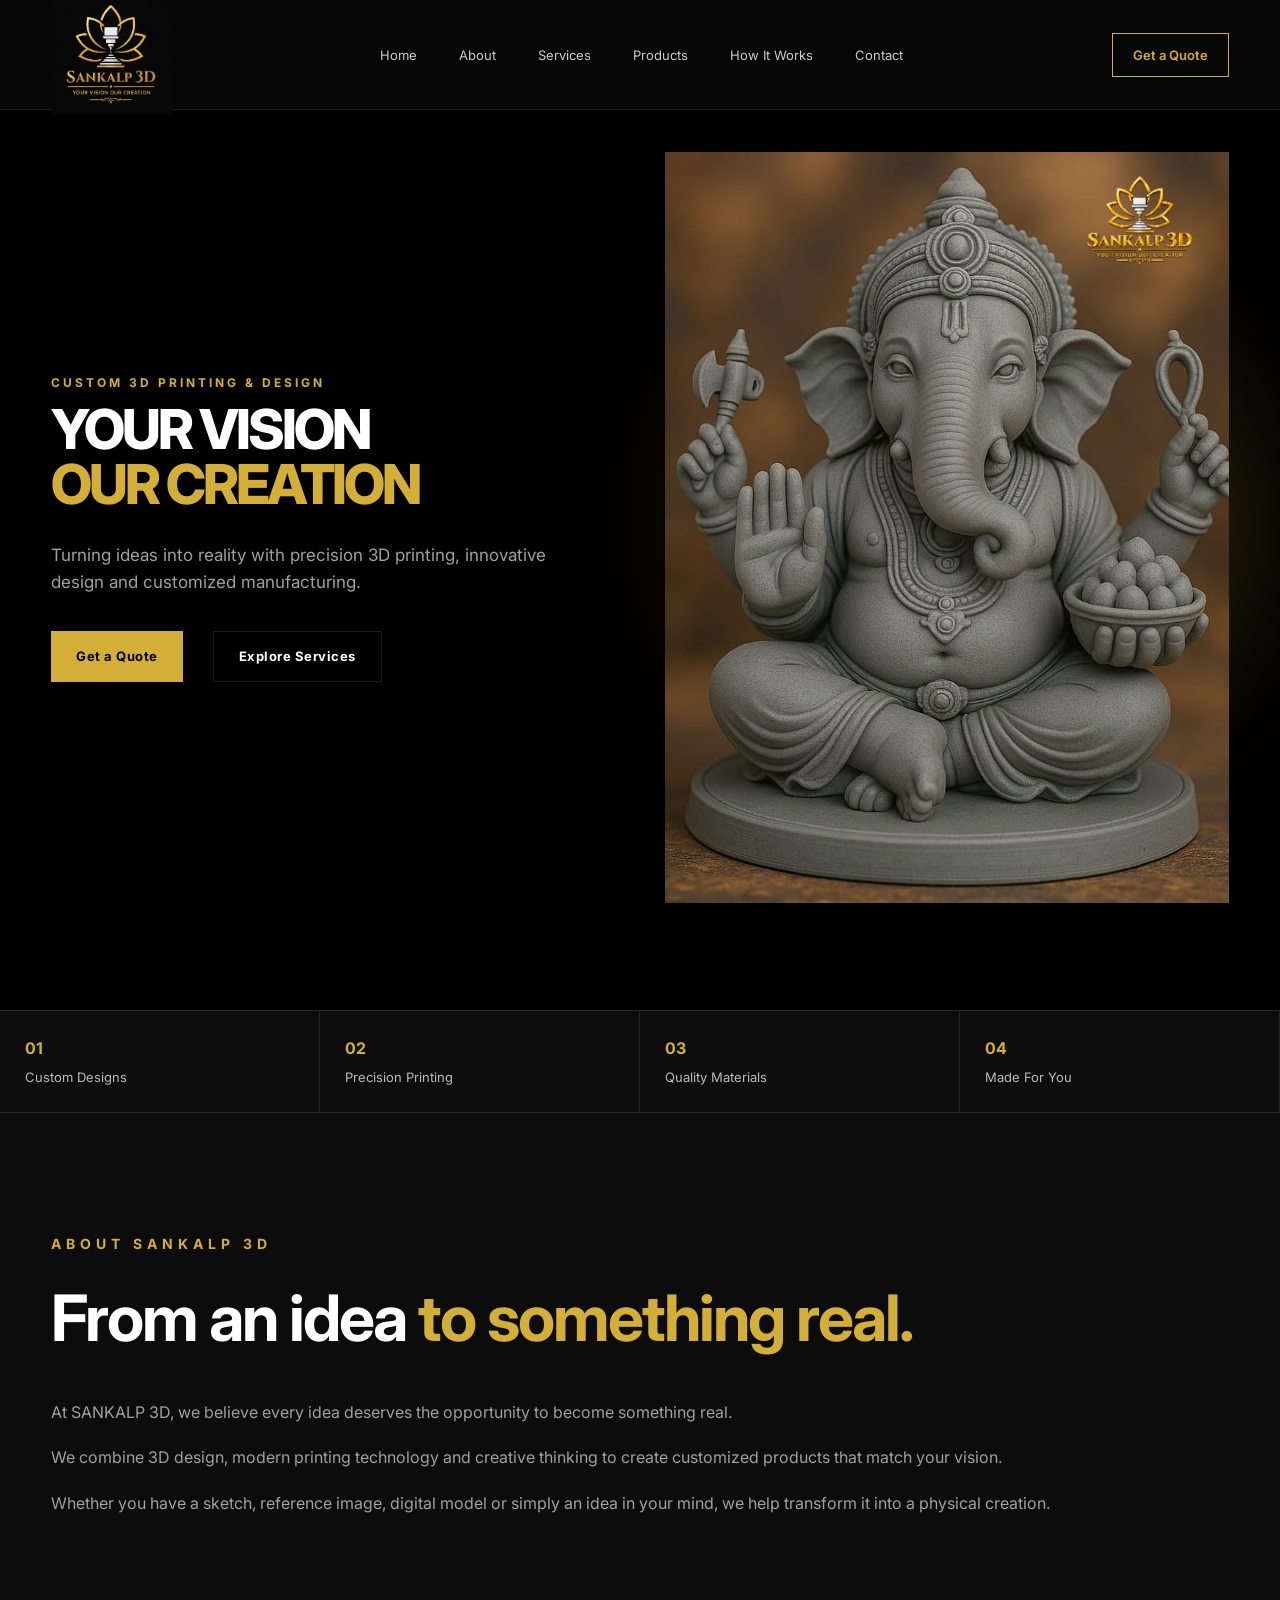
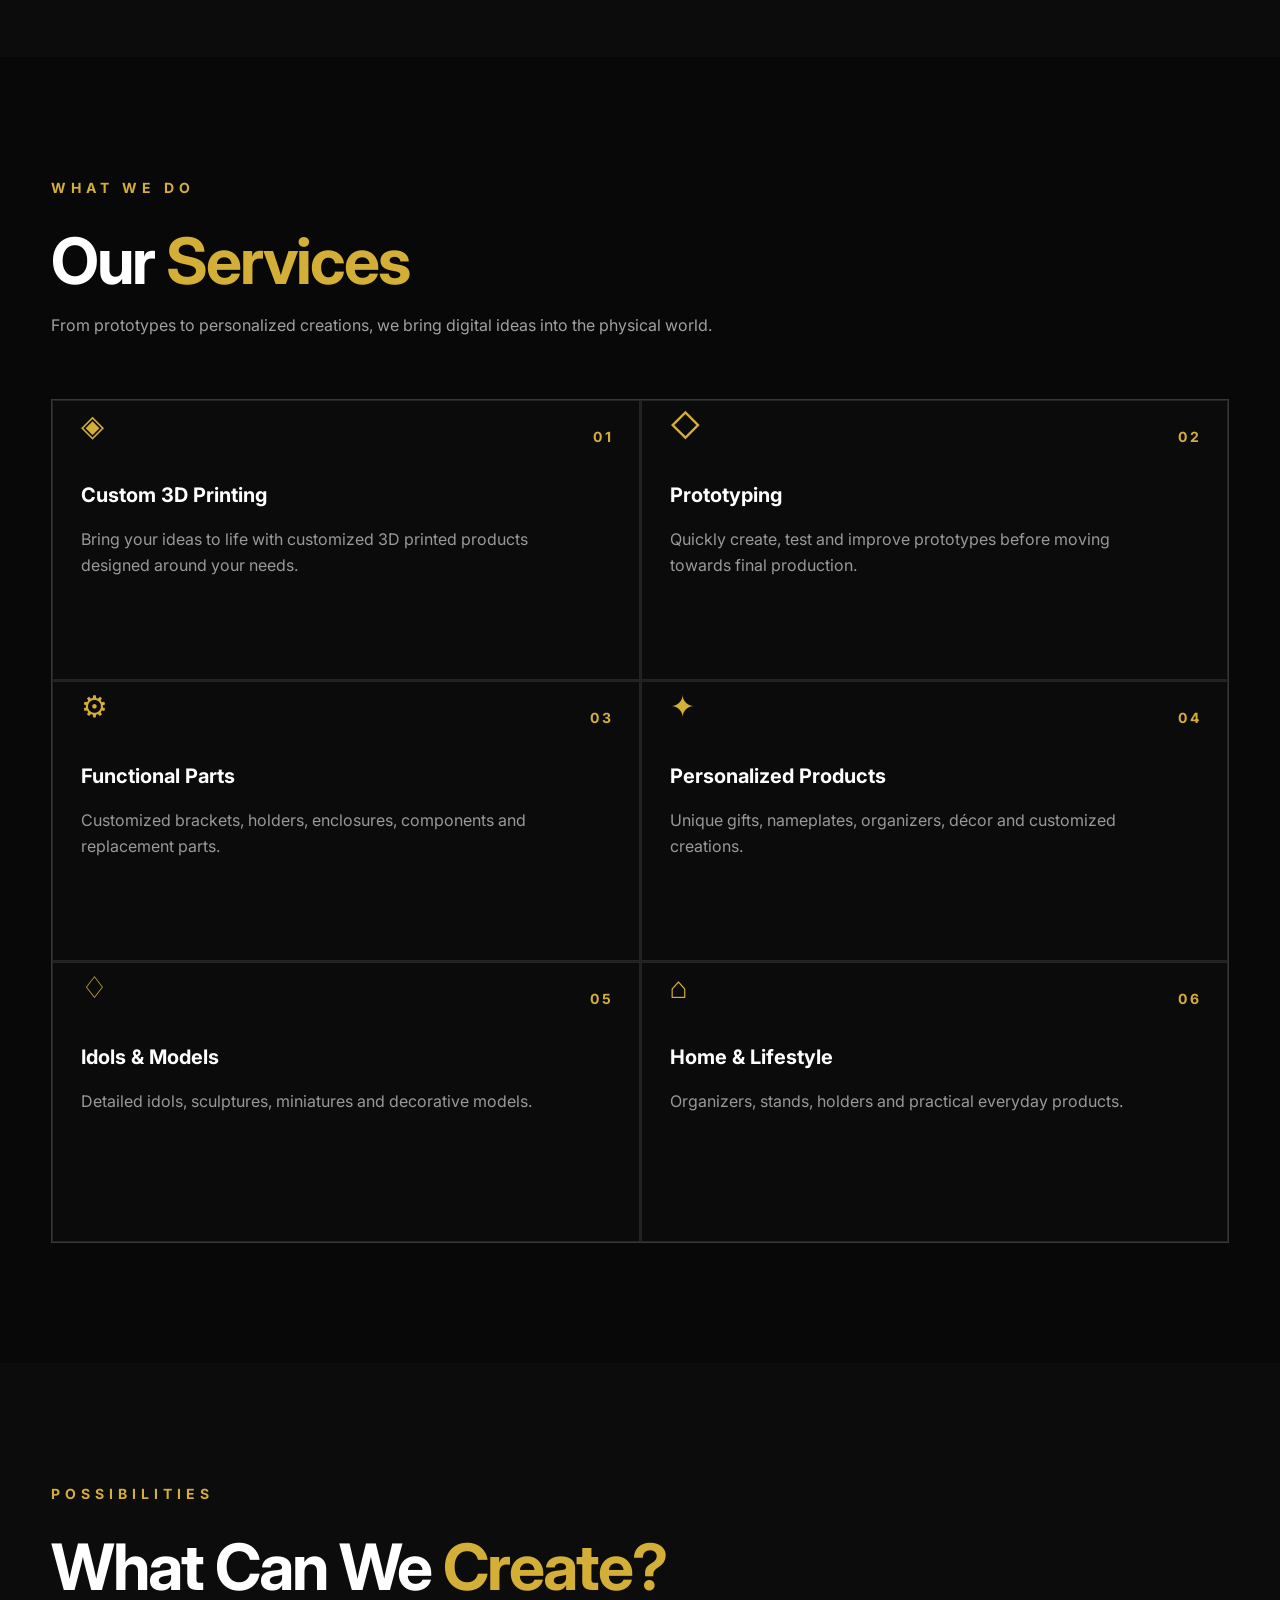
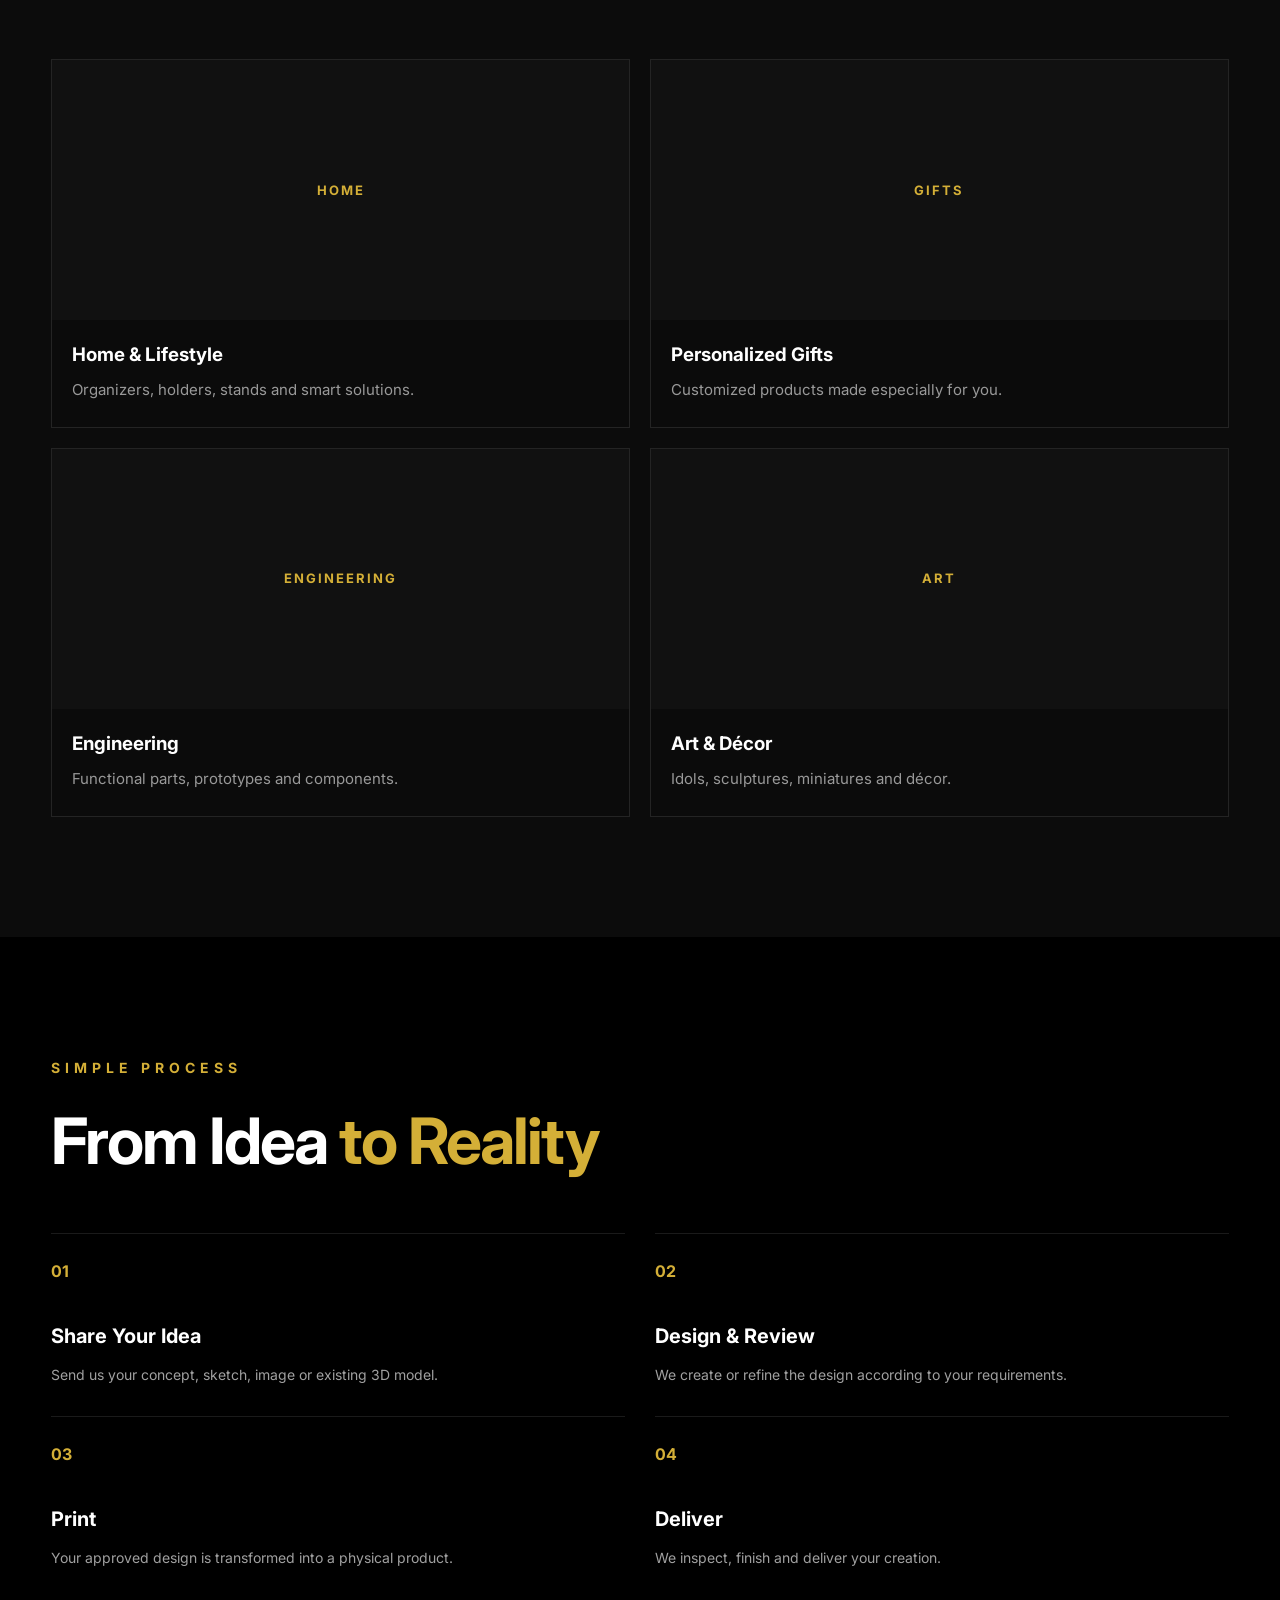
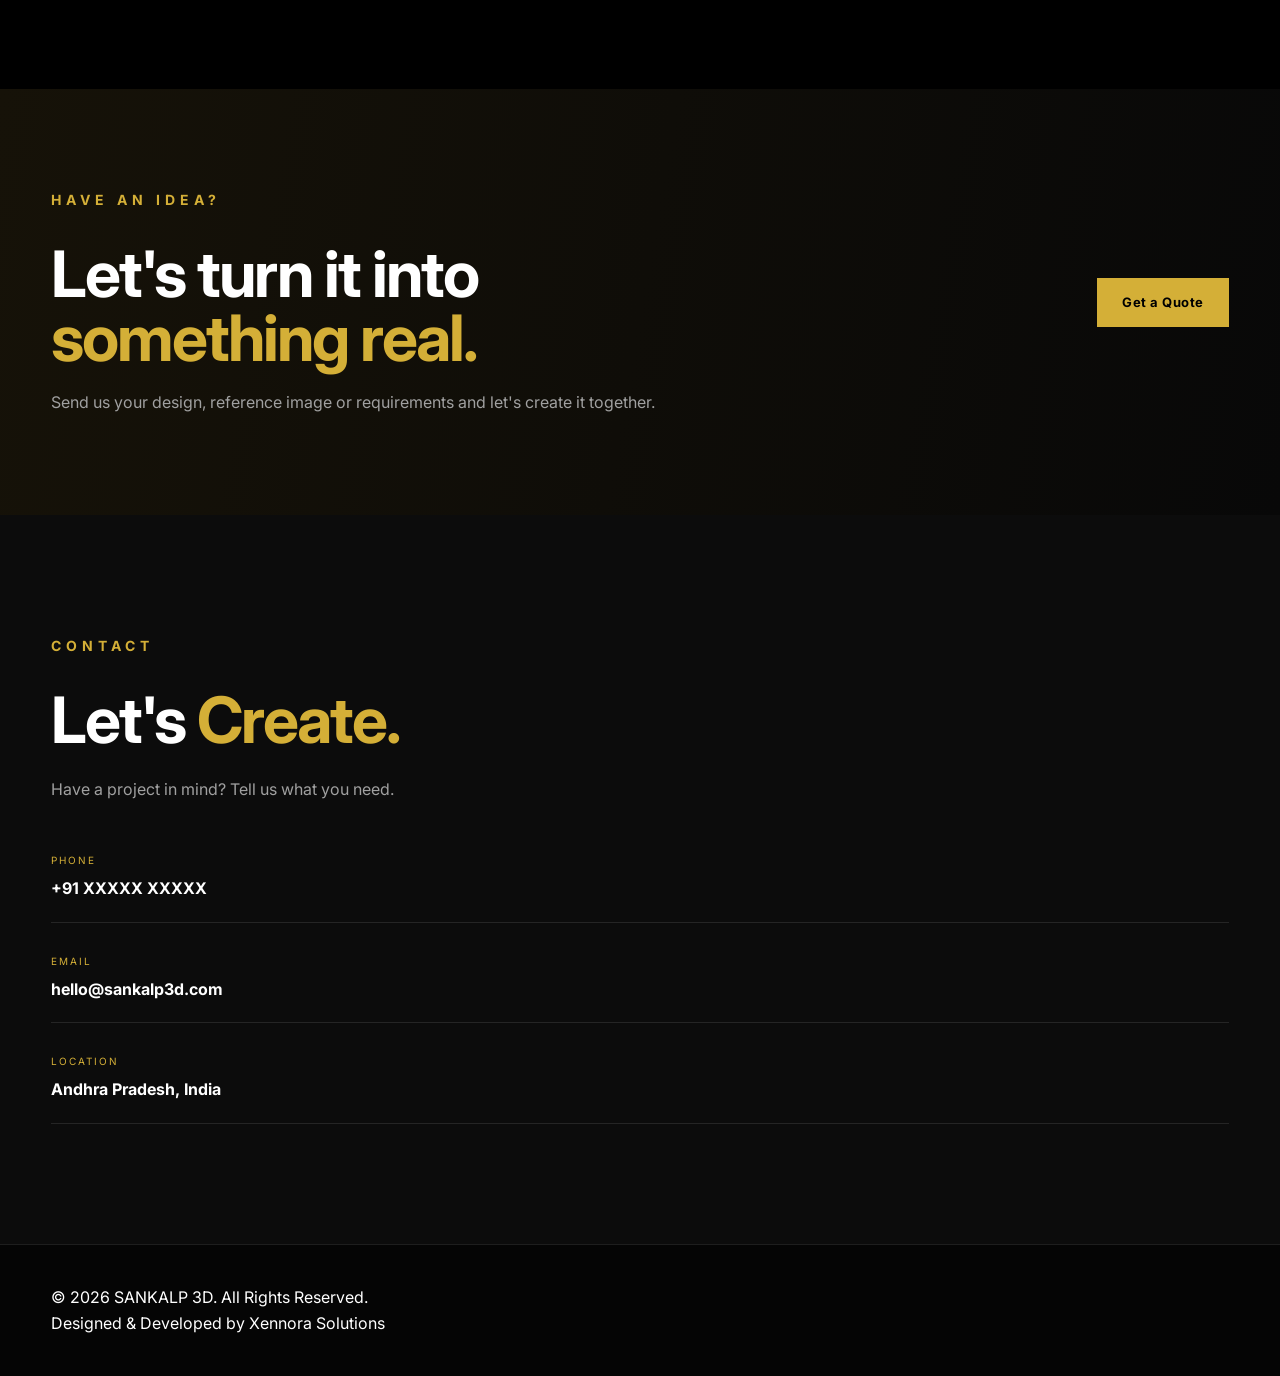
<file: index.html>
<!DOCTYPE html>
<html lang="en">

<head>

    <meta charset="UTF-8">

    <meta name="viewport" content="width=device-width, initial-scale=1.0">

    <meta name="description"
        content="SANKALP 3D - Custom 3D Printing, Prototyping and Product Design.">

    <title>SANKALP 3D | Your Vision. Your Creation.</title>

    <!-- MAIN CSS -->
    <link rel="stylesheet" href="CSS/style.css">

</head>


<body>


    <!-- =====================================================
         HEADER
    ====================================================== -->

    <header class="header">

        <div class="container nav">


            <!-- LOGO -->

            <a href="homepage.html" class="logo">

                <img
                    src="assets/logo.png"
                    alt="SANKALP 3D">

            </a>


            <!-- NAVIGATION -->

            <nav class="nav-links" id="navLinks">

                <a href="homepage.html">
                    Home
                </a>

                <a href="about.html">
                    About
                </a>

                <a href="services.html">
                    Services
                </a>

                <a href="products.html">
                    Products
                </a>

                <a href="how-it-works.html">
                    How It Works
                </a>

                <a href="contact.html">
                    Contact
                </a>

            </nav>


            <!-- GET A QUOTE -->

            <a
                href="contact.html"
                class="nav-button">

                Get a Quote

            </a>


            <!-- MOBILE MENU BUTTON -->

            <button
                type="button"
                class="menu-button"
                id="menuButton"
                aria-label="Open navigation menu"
                aria-expanded="false">

                ☰

            </button>


        </div>

    </header>



    <!-- =====================================================
         MAIN
    ====================================================== -->

    <main>


        <!-- =================================================
             HERO
        ================================================== -->

        <section
            class="hero"
            id="home">


            <div class="hero-background"></div>


            <div class="container hero-content">


                <!-- HERO TEXT -->

                <div class="hero-text">


                    <p class="eyebrow">

                        CUSTOM 3D PRINTING & DESIGN

                    </p>


                    <h1 class="hero-title">

                        <span class="white-text">
                            YOUR VISION
                        </span>

                        <span class="gold-text">
                            OUR CREATION
                        </span>

                    </h1>


                    <p class="hero-description">

                        Turning ideas into reality with precision 3D
                        printing, innovative design and customized
                        manufacturing.

                    </p>


                    <!-- HERO BUTTONS -->

                    <div class="hero-buttons">


                        <a
                            href="contact.html"
                            class="button button-primary">

                            Get a Quote

                        </a>


                        <a
                            href="services.html"
                            class="button button-secondary">

                            Explore Services

                        </a>


                    </div>


                </div>



                <!-- HERO IMAGE -->

                <div class="hero-visual">


                    <div class="printer-glow"></div>


                    <img
                        src="assets/hero.png"
                        alt="SANKALP 3D printed creation">


                </div>


            </div>

        </section>



        <!-- =================================================
             TRUST BAR
        ================================================== -->

        <section class="trust-bar">

            <div class="container trust-grid">


                <div>

                    <strong>
                        01
                    </strong>

                    <span>
                        Custom Designs
                    </span>

                </div>


                <div>

                    <strong>
                        02
                    </strong>

                    <span>
                        Precision Printing
                    </span>

                </div>


                <div>

                    <strong>
                        03
                    </strong>

                    <span>
                        Quality Materials
                    </span>

                </div>


                <div>

                    <strong>
                        04
                    </strong>

                    <span>
                        Made For You
                    </span>

                </div>


            </div>

        </section>



        <!-- =================================================
             ABOUT
        ================================================== -->

        <section
            class="section about"
            id="about">


            <div class="container two-column">


                <div>

                    <p class="section-label">

                        ABOUT SANKALP 3D

                    </p>


                    <h2>

                        From an idea

                        <span>
                            to something real.
                        </span>

                    </h2>


                </div>


                <div class="about-text">


                    <p>

                        At SANKALP 3D, we believe every idea deserves
                        the opportunity to become something real.

                    </p>


                    <p>

                        We combine 3D design, modern printing technology
                        and creative thinking to create customized
                        products that match your vision.

                    </p>


                    <p>

                        Whether you have a sketch, reference image,
                        digital model or simply an idea in your mind,
                        we help transform it into a physical creation.

                    </p>


                </div>


            </div>

        </section>



        <!-- =================================================
             SERVICES
        ================================================== -->

        <section
            class="section services"
            id="services">


            <div class="container">


                <div class="section-heading">


                    <p class="section-label">

                        WHAT WE DO

                    </p>


                    <h2>

                        Our
                        <span>
                            Services
                        </span>

                    </h2>


                    <p>

                        From prototypes to personalized creations,
                        we bring digital ideas into the physical world.

                    </p>


                </div>



                <div class="service-grid">


                    <!-- SERVICE 1 -->

                    <article class="service-card">

                        <span class="service-number">
                            01
                        </span>

                        <div class="service-icon">
                            ◈
                        </div>

                        <h3>
                            Custom 3D Printing
                        </h3>

                        <p>

                            Bring your ideas to life with customized
                            3D printed products designed around your needs.

                        </p>

                    </article>



                    <!-- SERVICE 2 -->

                    <article class="service-card">

                        <span class="service-number">
                            02
                        </span>

                        <div class="service-icon">
                            ◇
                        </div>

                        <h3>
                            Prototyping
                        </h3>

                        <p>

                            Quickly create, test and improve prototypes
                            before moving towards final production.

                        </p>

                    </article>



                    <!-- SERVICE 3 -->

                    <article class="service-card">

                        <span class="service-number">
                            03
                        </span>

                        <div class="service-icon">
                            ⚙
                        </div>

                        <h3>
                            Functional Parts
                        </h3>

                        <p>

                            Customized brackets, holders, enclosures,
                            components and replacement parts.

                        </p>

                    </article>



                    <!-- SERVICE 4 -->

                    <article class="service-card">

                        <span class="service-number">
                            04
                        </span>

                        <div class="service-icon">
                            ✦
                        </div>

                        <h3>
                            Personalized Products
                        </h3>

                        <p>

                            Unique gifts, nameplates, organizers,
                            décor and customized creations.

                        </p>

                    </article>



                    <!-- SERVICE 5 -->

                    <article class="service-card">

                        <span class="service-number">
                            05
                        </span>

                        <div class="service-icon">
                            ♢
                        </div>

                        <h3>
                            Idols & Models
                        </h3>

                        <p>

                            Detailed idols, sculptures, miniatures
                            and decorative models.

                        </p>

                    </article>



                    <!-- SERVICE 6 -->

                    <article class="service-card">

                        <span class="service-number">
                            06
                        </span>

                        <div class="service-icon">
                            ⌂
                        </div>

                        <h3>
                            Home & Lifestyle
                        </h3>

                        <p>

                            Organizers, stands, holders and practical
                            everyday products.

                        </p>

                    </article>


                </div>

            </div>

        </section>



        <!-- =================================================
             PRODUCTS
        ================================================== -->

        <section
            class="section products"
            id="products">


            <div class="container">


                <div class="section-heading">


                    <p class="section-label">

                        POSSIBILITIES

                    </p>


                    <h2>

                        What Can We
                        <span>
                            Create?
                        </span>

                    </h2>


                </div>



                <div class="product-grid">


                    <!-- PRODUCT 1 -->

                    <div class="product-card">

                        <div class="product-image">

                            <span>
                                HOME
                            </span>

                        </div>


                        <h3>
                            Home & Lifestyle
                        </h3>


                        <p>

                            Organizers, holders, stands and smart
                            solutions.

                        </p>

                    </div>



                    <!-- PRODUCT 2 -->

                    <div class="product-card">

                        <div class="product-image">

                            <span>
                                GIFTS
                            </span>

                        </div>


                        <h3>
                            Personalized Gifts
                        </h3>


                        <p>

                            Customized products made especially
                            for you.

                        </p>

                    </div>



                    <!-- PRODUCT 3 -->

                    <div class="product-card">

                        <div class="product-image">

                            <span>
                                ENGINEERING
                            </span>

                        </div>


                        <h3>
                            Engineering
                        </h3>


                        <p>

                            Functional parts, prototypes and
                            components.

                        </p>

                    </div>



                    <!-- PRODUCT 4 -->

                    <div class="product-card">

                        <div class="product-image">

                            <span>
                                ART
                            </span>

                        </div>


                        <h3>
                            Art & Décor
                        </h3>


                        <p>

                            Idols, sculptures, miniatures and décor.

                        </p>

                    </div>


                </div>

            </div>

        </section>



        <!-- =================================================
             PROCESS
        ================================================== -->

        <section
            class="section process"
            id="process">


            <div class="container">


                <div class="section-heading">


                    <p class="section-label">

                        SIMPLE PROCESS

                    </p>


                    <h2>

                        From Idea
                        <span>
                            to Reality
                        </span>

                    </h2>


                </div>



                <div class="process-grid">


                    <!-- STEP 1 -->

                    <div class="process-step">

                        <span>
                            01
                        </span>


                        <h3>
                            Share Your Idea
                        </h3>


                        <p>

                            Send us your concept, sketch, image
                            or existing 3D model.

                        </p>

                    </div>



                    <!-- STEP 2 -->

                    <div class="process-step">

                        <span>
                            02
                        </span>


                        <h3>
                            Design & Review
                        </h3>


                        <p>

                            We create or refine the design according
                            to your requirements.

                        </p>

                    </div>



                    <!-- STEP 3 -->

                    <div class="process-step">

                        <span>
                            03
                        </span>


                        <h3>
                            Print
                        </h3>


                        <p>

                            Your approved design is transformed
                            into a physical product.

                        </p>

                    </div>



                    <!-- STEP 4 -->

                    <div class="process-step">

                        <span>
                            04
                        </span>


                        <h3>
                            Deliver
                        </h3>


                        <p>

                            We inspect, finish and deliver
                            your creation.

                        </p>

                    </div>


                </div>

            </div>

        </section>



        <!-- =================================================
             QUOTE
        ================================================== -->

        <section
            class="quote-section"
            id="quote">


            <div class="container quote-box">


                <div>


                    <p class="section-label">

                        HAVE AN IDEA?

                    </p>


                    <h2>

                        Let's turn it into

                        <span>
                            something real.
                        </span>

                    </h2>


                    <p>

                        Send us your design, reference image or
                        requirements and let's create it together.

                    </p>


                </div>



                <a
                    href="contact.html"
                    class="button button-primary">

                    Get a Quote

                </a>


            </div>

        </section>



        <!-- =================================================
             CONTACT
        ================================================== -->

        <section
            class="section contact"
            id="contact">


            <div class="container two-column">


                <div>


                    <p class="section-label">

                        CONTACT

                    </p>


                    <h2>

                        Let's
                        <span>
                            Create.
                        </span>

                    </h2>


                    <p>

                        Have a project in mind?
                        Tell us what you need.

                    </p>


                </div>



                <div class="contact-details">


                    <div class="contact-item">

                        <span>
                            PHONE
                        </span>


                        <strong>
                            +91 XXXXX XXXXX
                        </strong>

                    </div>



                    <div class="contact-item">

                        <span>
                            EMAIL
                        </span>


                        <strong>
                            hello@sankalp3d.com
                        </strong>

                    </div>



                    <div class="contact-item">

                        <span>
                            LOCATION
                        </span>


                        <strong>
                            Andhra Pradesh, India
                        </strong>

                    </div>


                </div>


            </div>

        </section>


    </main>



    <!-- =====================================================
         FOOTER
    ====================================================== -->

    <footer>


        <div class="container">


            <p>

                © 2026 SANKALP 3D. All Rights Reserved.

            </p>


            <p class="footer-credit">

                Designed & Developed by

                <span>
                    Xennora Solutions
                </span>

            </p>


        </div>

    </footer>



    <!-- =====================================================
         JAVASCRIPT
    ====================================================== -->

    <script src="JS/script.js"></script>


</body>

</html>
</file>
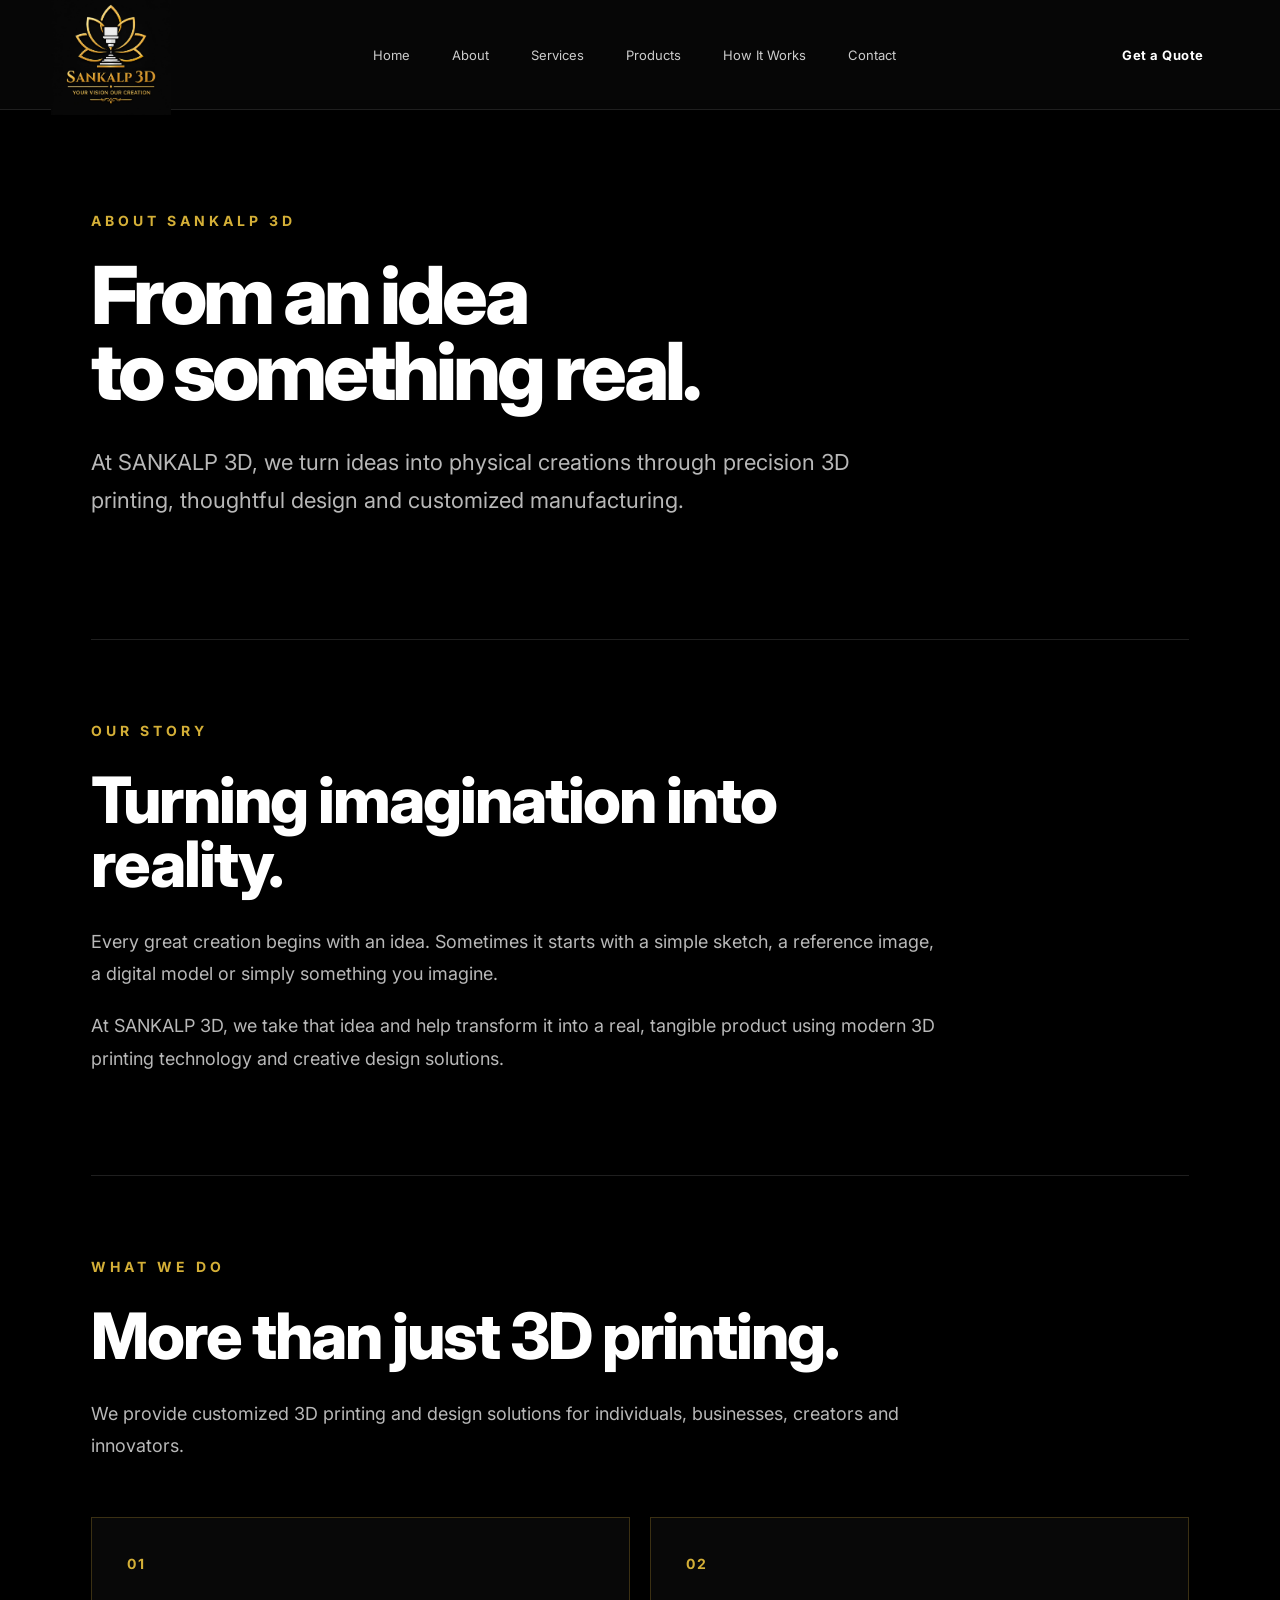
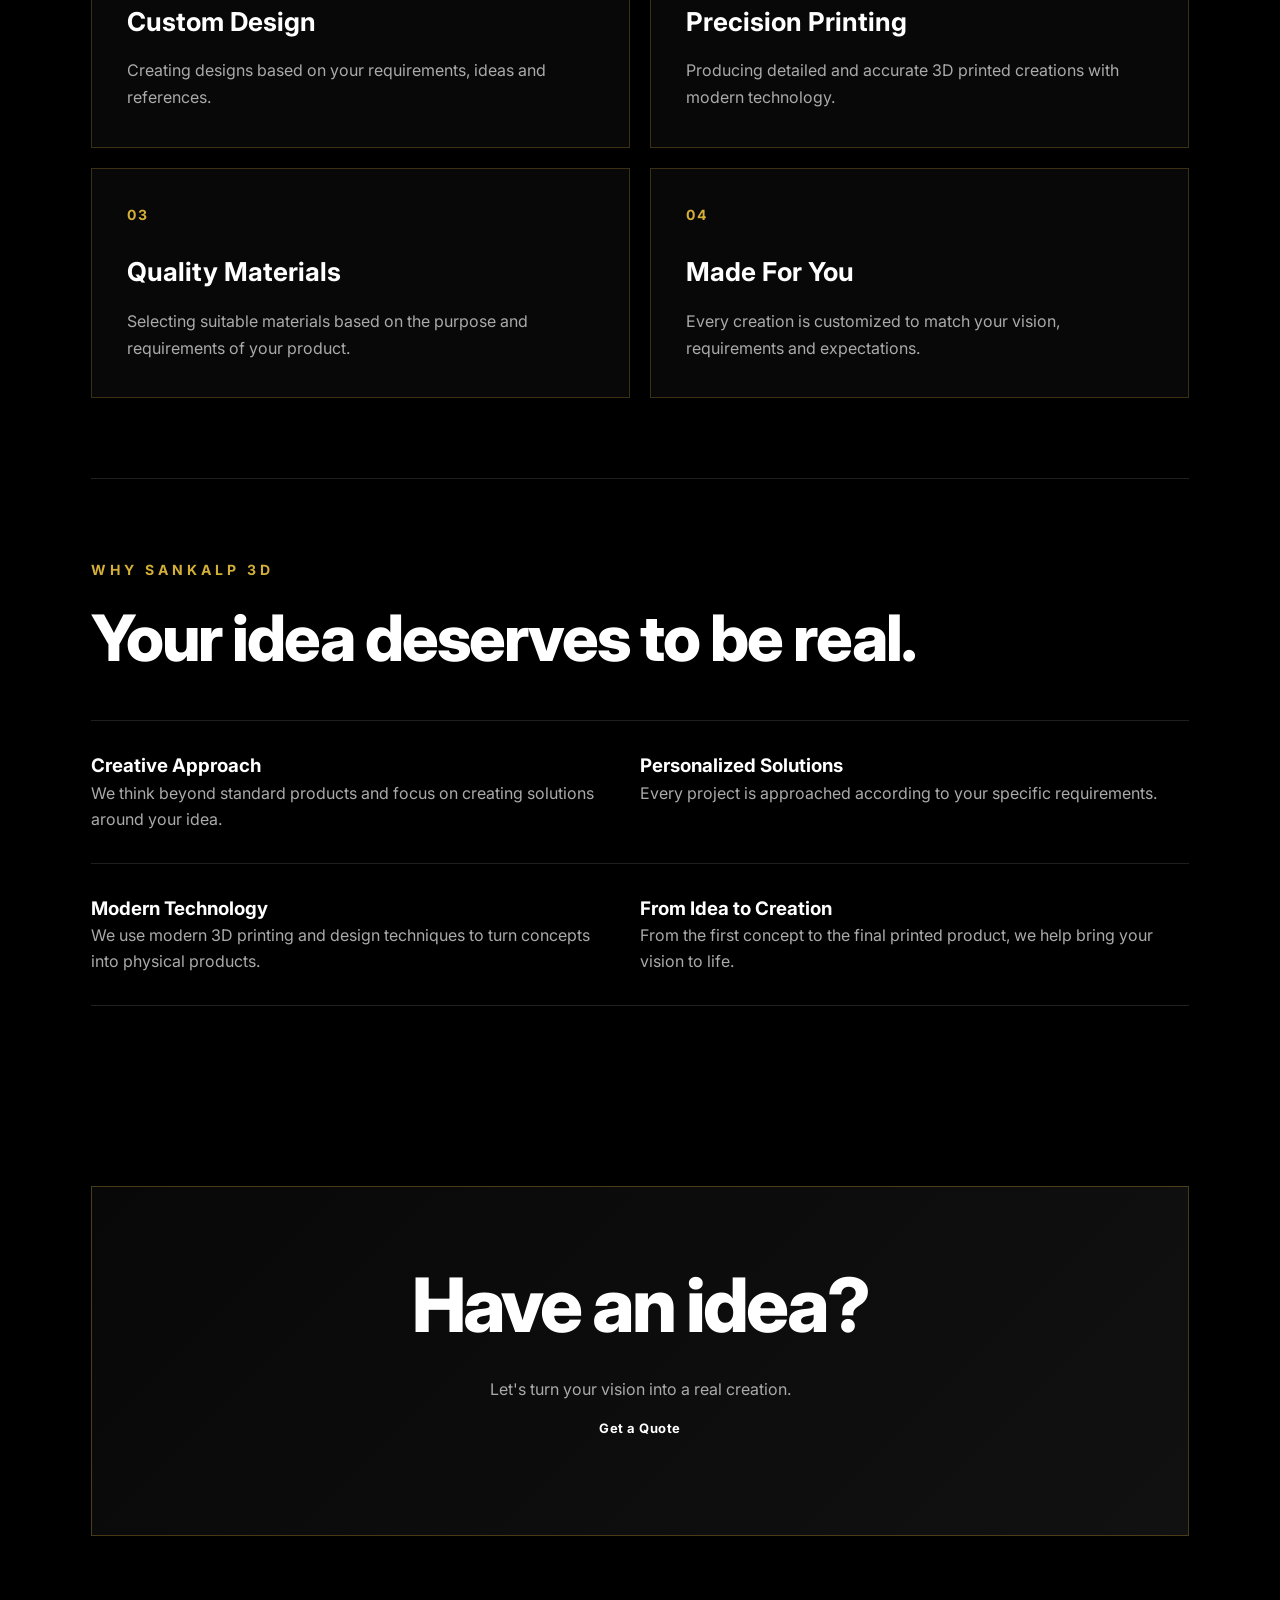
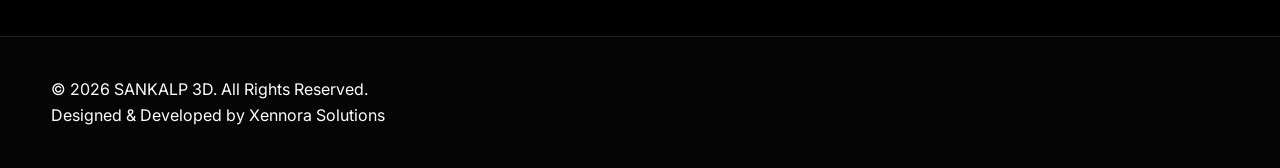
<file: about.html>
<!DOCTYPE html>
<html lang="en">

<head>
    <meta charset="UTF-8">
    <meta name="viewport" content="width=device-width, initial-scale=1.0">

    <title>About | SANKALP 3D</title>

    <link rel="stylesheet" href="CSS/style.css">
</head>

<body>

    <!-- HEADER -->
    <header class="header">

        <div class="container nav">

            <a href="homepage.html" class="logo">
                <img src="assets/logo.png" alt="SANKALP 3D">
            </a>

            <nav class="nav-links">
                <a href="homepage.html">Home</a>
                <a href="about.html">About</a>
                <a href="services.html">Services</a>
                <a href="products.html">Products</a>
                <a href="how-it-works.html">How It Works</a>
                <a href="contact.html">Contact</a>
            </nav>

            <a href="contact.html" class="button">
                Get a Quote
            </a>

        </div>

    </header>


    <!-- ABOUT PAGE -->
    <main>

        <section class="about-page">

            <div class="container">

                <!-- ABOUT INTRO -->
                <div class="about-intro">

                    <p class="section-label">
                        ABOUT SANKALP 3D
                    </p>

                    <h1>
                        From an idea<br>
                        to something real.
                    </h1>

                    <p>
                        At SANKALP 3D, we turn ideas into physical creations
                        through precision 3D printing, thoughtful design and
                        customized manufacturing.
                    </p>

                </div>


                <!-- OUR STORY -->
                <div class="about-section">

                    <p class="section-label">
                        OUR STORY
                    </p>

                    <h2>
                        Turning imagination into reality.
                    </h2>

                    <p>
                        Every great creation begins with an idea.
                        Sometimes it starts with a simple sketch, a reference
                        image, a digital model or simply something you imagine.
                    </p>

                    <p>
                        At SANKALP 3D, we take that idea and help transform it
                        into a real, tangible product using modern 3D printing
                        technology and creative design solutions.
                    </p>

                </div>


                <!-- WHAT WE DO -->
                <div class="about-section">

                    <p class="section-label">
                        WHAT WE DO
                    </p>

                    <h2>
                        More than just 3D printing.
                    </h2>

                    <p>
                        We provide customized 3D printing and design solutions
                        for individuals, businesses, creators and innovators.
                    </p>


                    <div class="about-features">

                        <div class="about-feature">

                            <span>01</span>

                            <h3>
                                Custom Design
                            </h3>

                            <p>
                                Creating designs based on your requirements,
                                ideas and references.
                            </p>

                        </div>


                        <div class="about-feature">

                            <span>02</span>

                            <h3>
                                Precision Printing
                            </h3>

                            <p>
                                Producing detailed and accurate 3D printed
                                creations with modern technology.
                            </p>

                        </div>


                        <div class="about-feature">

                            <span>03</span>

                            <h3>
                                Quality Materials
                            </h3>

                            <p>
                                Selecting suitable materials based on the
                                purpose and requirements of your product.
                            </p>

                        </div>


                        <div class="about-feature">

                            <span>04</span>

                            <h3>
                                Made For You
                            </h3>

                            <p>
                                Every creation is customized to match your
                                vision, requirements and expectations.
                            </p>

                        </div>

                    </div>

                </div>


                <!-- WHY SANKALP 3D -->
                <div class="about-section">

                    <p class="section-label">
                        WHY SANKALP 3D
                    </p>

                    <h2>
                        Your idea deserves to be real.
                    </h2>

                    <div class="about-points">

                        <div class="about-point">

                            <h3>
                                Creative Approach
                            </h3>

                            <p>
                                We think beyond standard products and focus
                                on creating solutions around your idea.
                            </p>

                        </div>


                        <div class="about-point">

                            <h3>
                                Personalized Solutions
                            </h3>

                            <p>
                                Every project is approached according to
                                your specific requirements.
                            </p>

                        </div>


                        <div class="about-point">

                            <h3>
                                Modern Technology
                            </h3>

                            <p>
                                We use modern 3D printing and design techniques
                                to turn concepts into physical products.
                            </p>

                        </div>


                        <div class="about-point">

                            <h3>
                                From Idea to Creation
                            </h3>

                            <p>
                                From the first concept to the final printed
                                product, we help bring your vision to life.
                            </p>

                        </div>

                    </div>

                </div>


                <!-- CTA -->
                <div class="about-cta">

                    <h2>
                        Have an idea?
                    </h2>

                    <p>
                        Let's turn your vision into a real creation.
                    </p>

                    <a href="contact.html" class="button">
                        Get a Quote
                    </a>

                </div>

            </div>

        </section>

    </main>


   <footer>

    <div class="container">

        <p>
            © 2026 SANKALP 3D. All Rights Reserved.
        </p>

        <p class="footer-credit">
            Designed & Developed by
            <span>Xennora Solutions</span>
        </p>

    </div>

</footer>


</body>
</html>
</file>
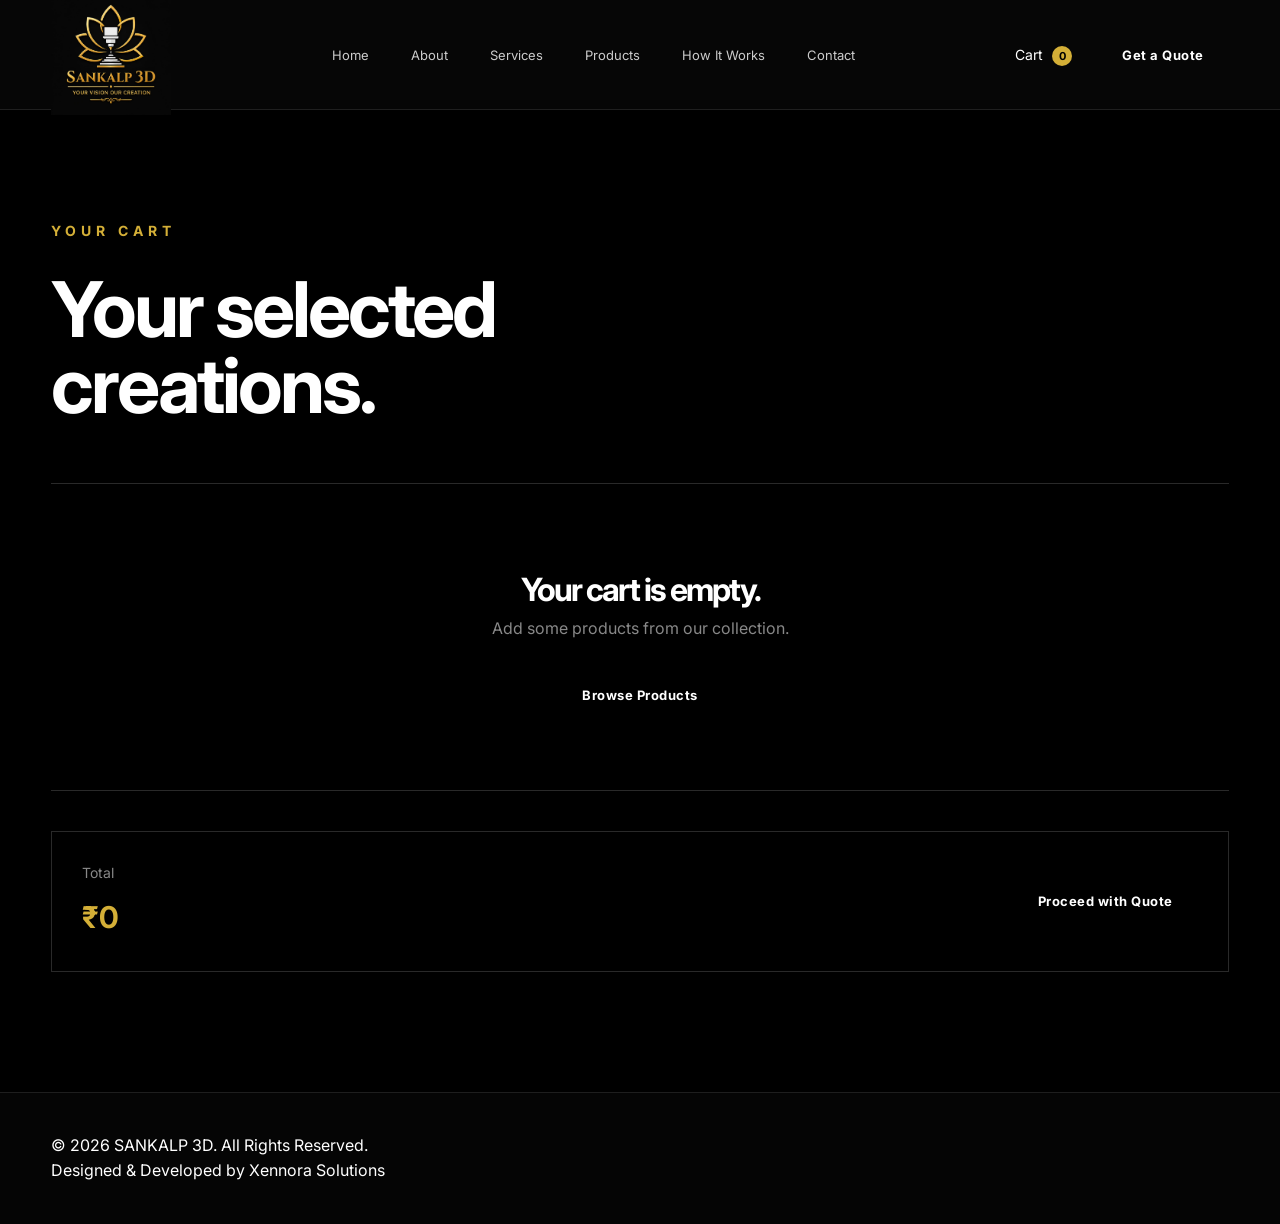
<file: cart.html>
<!DOCTYPE html>
<html lang="en">

<head>

    <meta charset="UTF-8">

    <meta
        name="viewport"
        content="width=device-width, initial-scale=1.0">

    <title>Cart | SANKALP 3D</title>

    <link
        rel="stylesheet"
        href="CSS/style.css">

</head>


<body>


    <!-- HEADER -->

    <header class="header">

        <div class="container nav">


            <a
                href="homepage.html"
                class="logo">

                <img
                    src="assets/logo.png"
                    alt="SANKALP 3D">

            </a>


            <nav class="nav-links">

                <a href="homepage.html">
                    Home
                </a>

                <a href="about.html">
                    About
                </a>

                <a href="services.html">
                    Services
                </a>

                <a href="products.html">
                    Products
                </a>

                <a href="how-it-works.html">
                    How It Works
                </a>

                <a href="contact.html">
                    Contact
                </a>

            </nav>


            <div class="nav-actions">

                <a
                    href="cart.html"
                    class="cart-link">

                    Cart

                    <span id="cart-count">
                        0
                    </span>

                </a>


                <a
                    href="contact.html"
                    class="button">

                    Get a Quote

                </a>

            </div>


        </div>

    </header>



    <!-- CART -->

    <main>

        <section class="cart-page">

            <div class="container">


                <p class="section-label">
                    YOUR CART
                </p>


                <h1>
                    Your selected<br>
                    creations.
                </h1>


                <div
                    id="cart-items"
                    class="cart-items">

                </div>


                <div class="cart-summary">

                    <div>

                        <span>
                            Total
                        </span>

                        <strong id="cart-total">
                            ₹0
                        </strong>

                    </div>


                    <a
                        href="contact.html"
                        class="button">

                        Proceed with Quote

                    </a>

                </div>


            </div>

        </section>

    </main>



    <!-- FOOTER -->

    <footer>

        <div class="container">

            <p>
                © 2026 SANKALP 3D.
                All Rights Reserved.
            </p>


            <p class="footer-credit">

                Designed & Developed by

                <span>
                    Xennora Solutions
                </span>

            </p>

        </div>

    </footer>



    <script src="JS/script.js"></script>

</body>

</html>
</file>
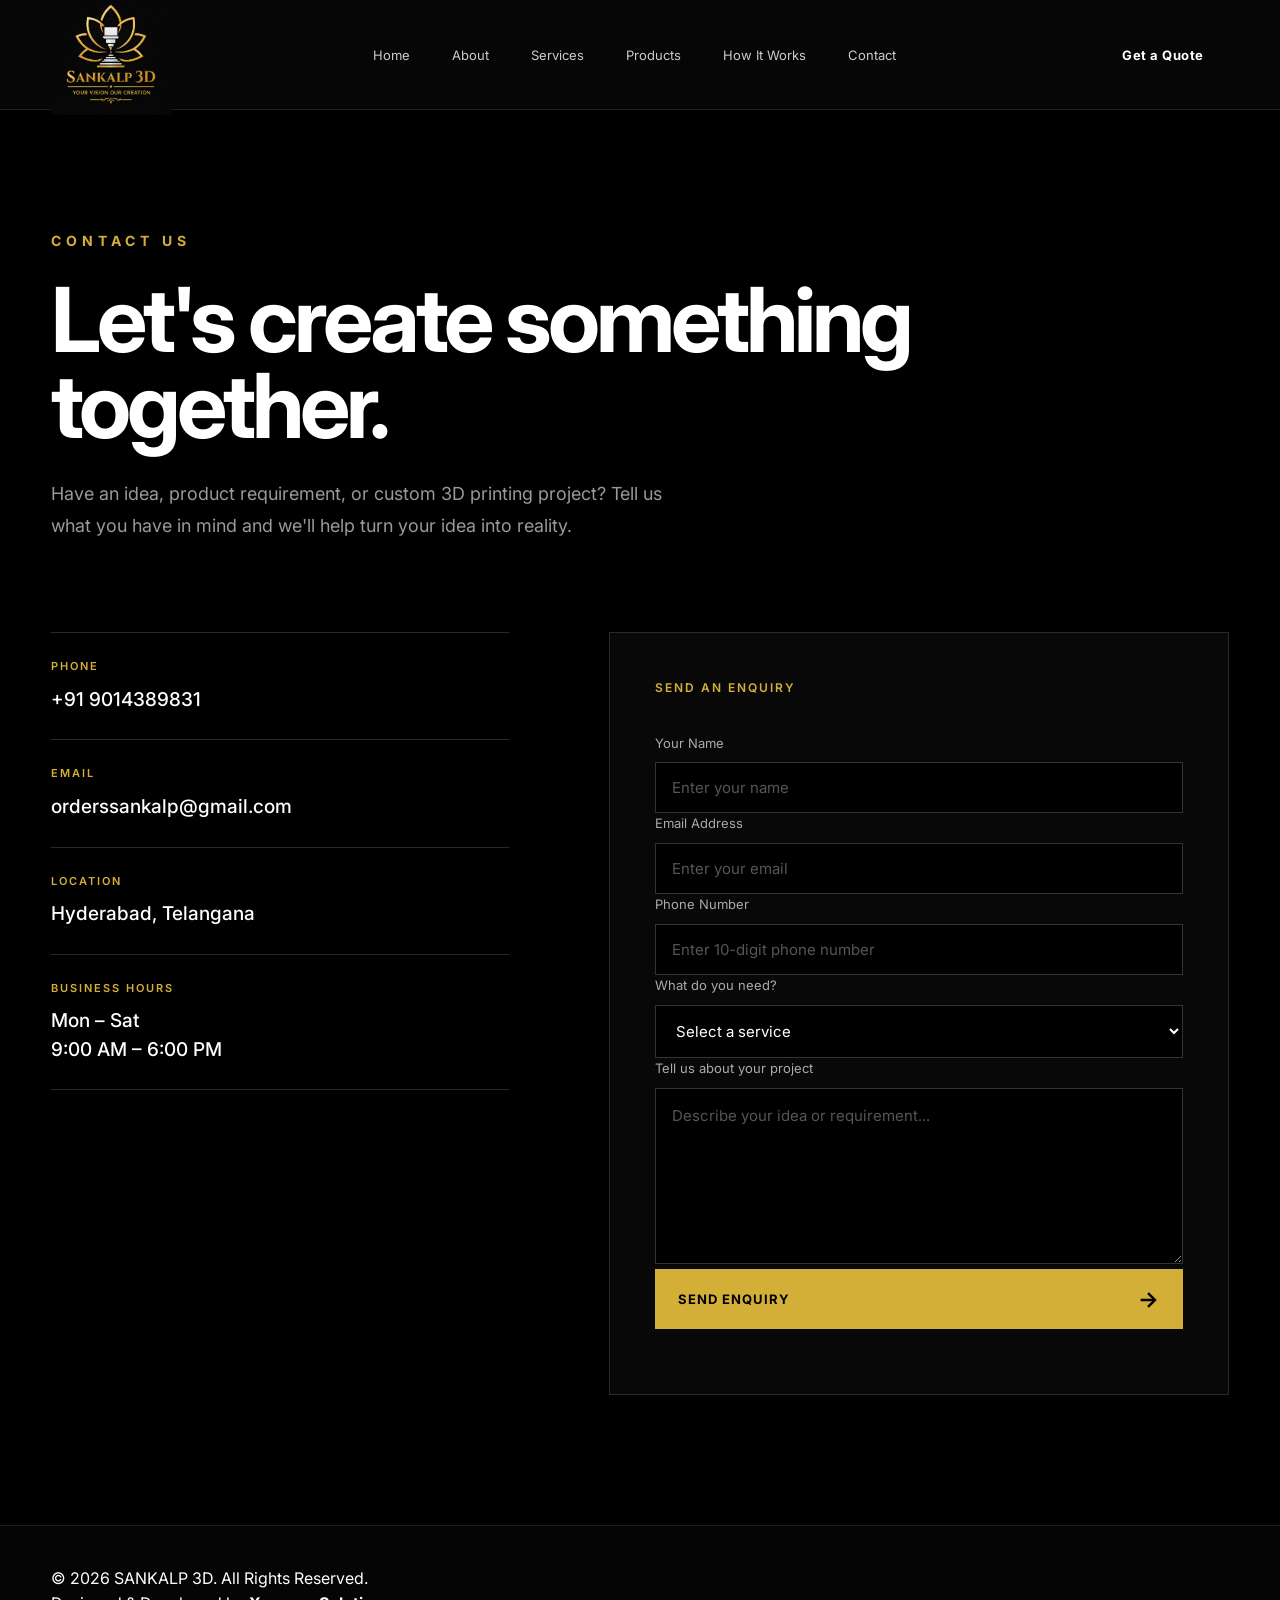
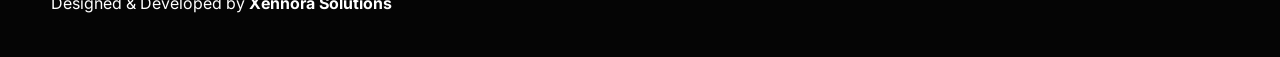
<file: contact.html>
<!DOCTYPE html>
<html lang="en">

<head>
    <meta charset="UTF-8">
    <meta name="viewport" content="width=device-width, initial-scale=1.0">

    <title>Contact | SANKALP 3D</title>

    <link rel="stylesheet" href="CSS/style.css">
</head>

<body>

    <!-- HEADER -->

    <header class="header">

        <div class="container nav">

            <a href="homepage.html" class="logo">
                <img src="assets/logo.png" alt="SANKALP 3D">
            </a>

            <nav class="nav-links">

                <a href="homepage.html">Home</a>
                <a href="about.html">About</a>
                <a href="services.html">Services</a>
                <a href="products.html">Products</a>
                <a href="how-it-works.html">How It Works</a>
                <a href="contact.html">Contact</a>

            </nav>

            <a href="contact.html" class="button">
                Get a Quote
            </a>

        </div>

    </header>


    <!-- CONTACT PAGE -->

    <main>

        <section class="contact-page">

            <div class="container">

                <!-- INTRO -->

                <div class="contact-intro">

                    <p class="section-label">
                        CONTACT US
                    </p>

                    <h1>
                        Let's create something
                        <br>
                        together.
                    </h1>

                    <p class="contact-lead">
                        Have an idea, product requirement, or
                        custom 3D printing project?
                        Tell us what you have in mind and
                        we'll help turn your idea into reality.
                    </p>

                </div>


                <!-- CONTACT GRID -->

                <div class="contact-grid">


                    <!-- LEFT SIDE -->

                    <div class="contact-info">


                        <!-- 🔴 CHANGE PHONE HERE -->

                        <div class="contact-info-block">

                            <span>
                                PHONE
                            </span>

                            <h3>
                                +91 9014389831
                            </h3>

                        </div>


                        <!-- orderssankalp@gmail.com -->

                        <div class="contact-info-block">

                            <span>
                                EMAIL
                            </span>

                            <h3>
                                orderssankalp@gmail.com
                            </h3>

                        </div>


                        <!-- 🔴 CHANGE LOCATION HERE -->

                        <div class="contact-info-block">

                            <span>
                                LOCATION
                            </span>

                            <h3>
                                Hyderabad, Telangana
                            </h3>

                        </div>


                        <!-- 🔴 CHANGE BUSINESS HOURS HERE -->

                        <div class="contact-info-block">

                            <span>
                                BUSINESS HOURS
                            </span>

                            <h3>
                                Mon – Sat
                                <br>
                                9:00 AM – 6:00 PM
                            </h3>

                        </div>


                    </div>


                    <!-- RIGHT SIDE -->

                    <div class="contact-form-wrapper">

                        <p class="form-label">
                            SEND AN ENQUIRY
                        </p>


                        <form id="contactForm">


                            <div class="form-group">

                                <label for="name">
                                    Your Name
                                </label>

                                <input
                                    type="text"
                                    id="name"
                                    placeholder="Enter your name"
                                    required
                                >

                            </div>


                            <div class="form-group">

                                <label for="email">
                                    Email Address
                                </label>

                                <input
                                    type="email"
                                    id="email"
                                    placeholder="Enter your email"
                                    required
                                >

                            </div>


                            <div class="form-group">

                                <label for="phone">
                                    Phone Number
                                </label>

                                <input
    type="tel"
    id="phone"
    name="phone"
    placeholder="Enter 10-digit phone number"
    maxlength="10"
    minlength="10"
    pattern="[6-9][0-9]{9}"
    inputmode="numeric"
    required
>

                            </div>


                            <div class="form-group">

                                <label for="requirement">
                                    What do you need?
                                </label>

                                <select id="requirement" required>

                                    <option value="">
                                        Select a service
                                    </option>

                                    <option value="3D Printing">
                                        3D Printing
                                    </option>

                                    <option value="Custom 3D Design">
                                        Custom 3D Design
                                    </option>

                                    <option value="Functional Parts">
                                        Functional Parts
                                    </option>

                                    <option value="Miniature Models">
                                        Miniature Models
                                    </option>

                                    <option value="Product Design">
                                        Product Design
                                    </option>

                                    <option value="Rapid Prototyping">
                                        Rapid Prototyping
                                    </option>

                                    <option value="Other">
                                        Other
                                    </option>

                                </select>

                            </div>


                            <div class="form-group">

                                <label for="message">
                                    Tell us about your project
                                </label>

                                <textarea
                                    id="message"
                                    rows="6"
                                    placeholder="Describe your idea or requirement..."
                                    required
                                ></textarea>

                            </div>


                            <button
                                type="submit"
                                class="contact-submit">

                                SEND ENQUIRY
                                <span>→</span>

                            </button>


                            <p id="formMessage"></p>

                        </form>

                    </div>

                </div>

            </div>

        </section>

    </main>


    <!-- FOOTER -->

    <footer>

        <div class="container">

            <p>
                © 2026 SANKALP 3D. All Rights Reserved.
            </p>

            <p>
                Designed &amp; Developed by
                <strong>Xennora Solutions</strong>
            </p>

        </div>

    </footer>


    <!-- FORM SCRIPT -->

    <script>

        const form =
            document.getElementById("contactForm");

        const message =
            document.getElementById("formMessage");


        form.addEventListener("submit", function(event) {

            event.preventDefault();

            message.textContent =
                "Thank you! Your enquiry has been received.";

        });

    </script>

</body>

</html>
</file>
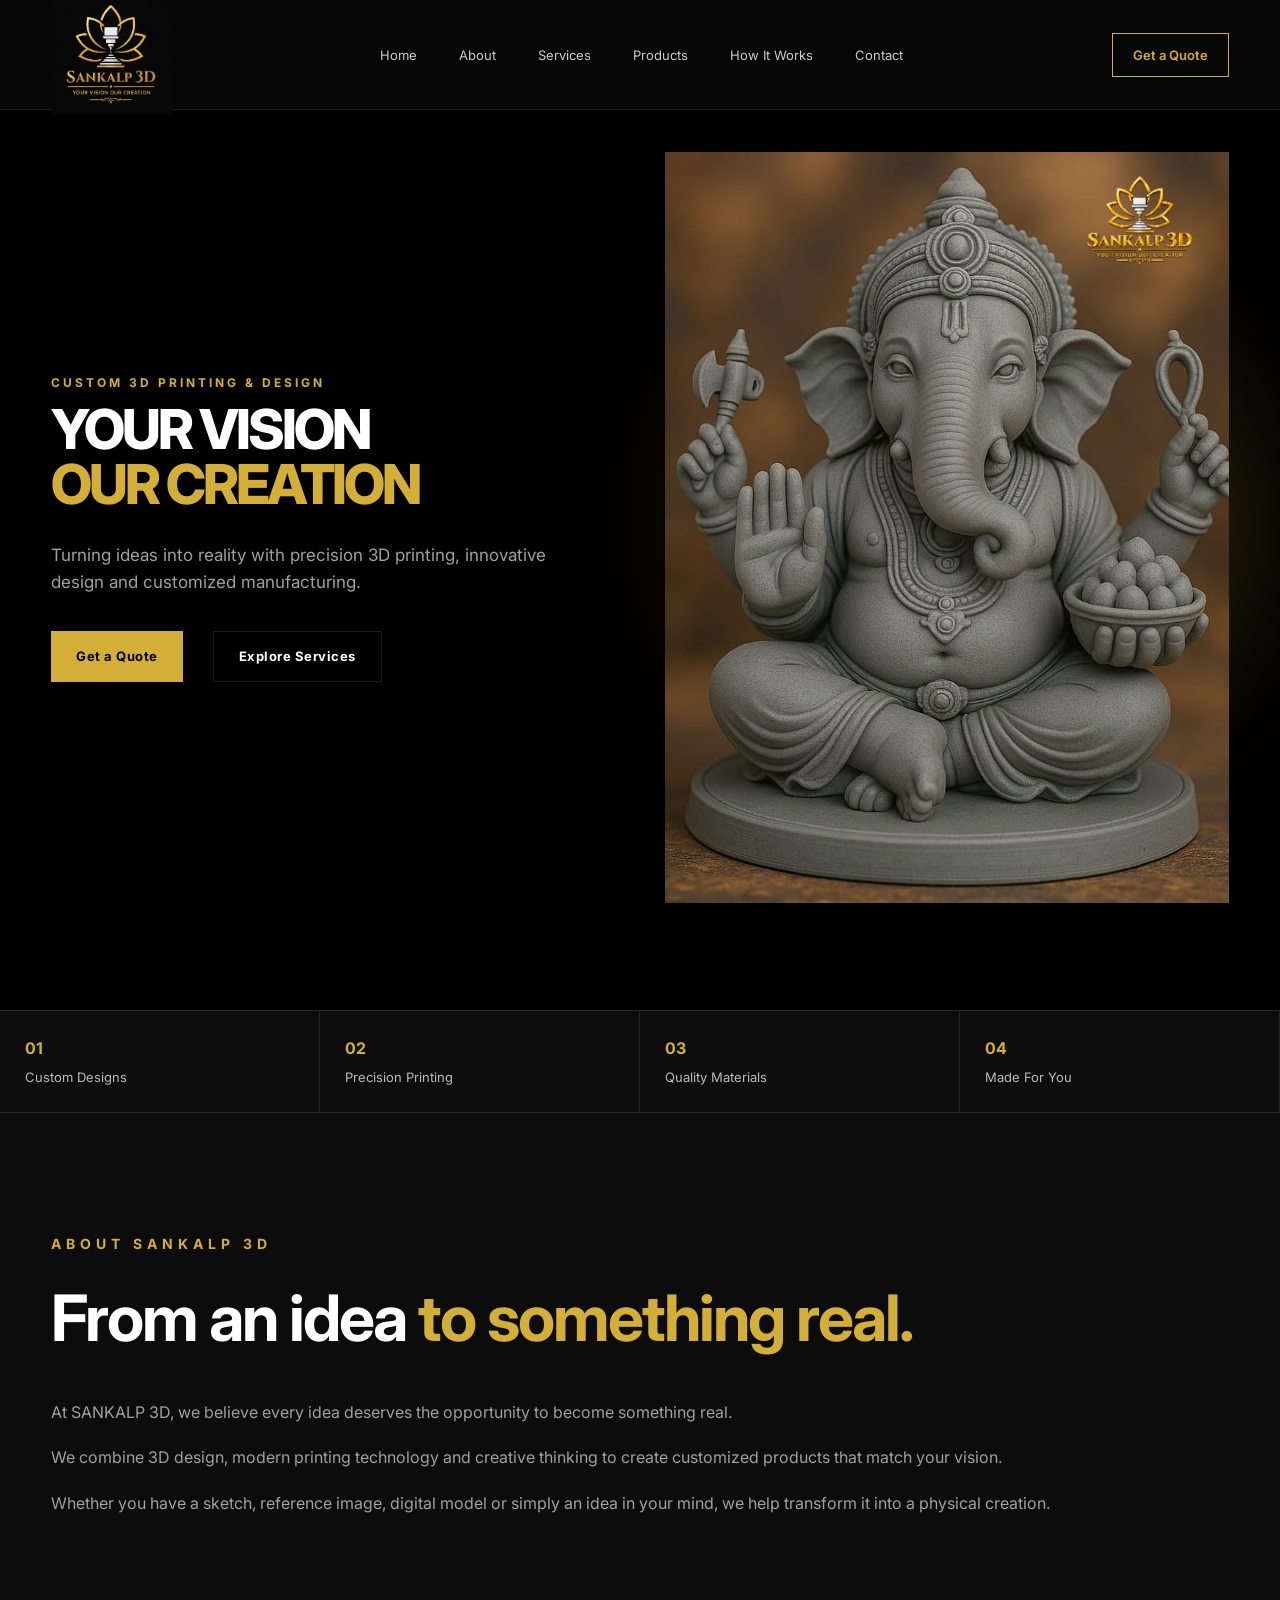
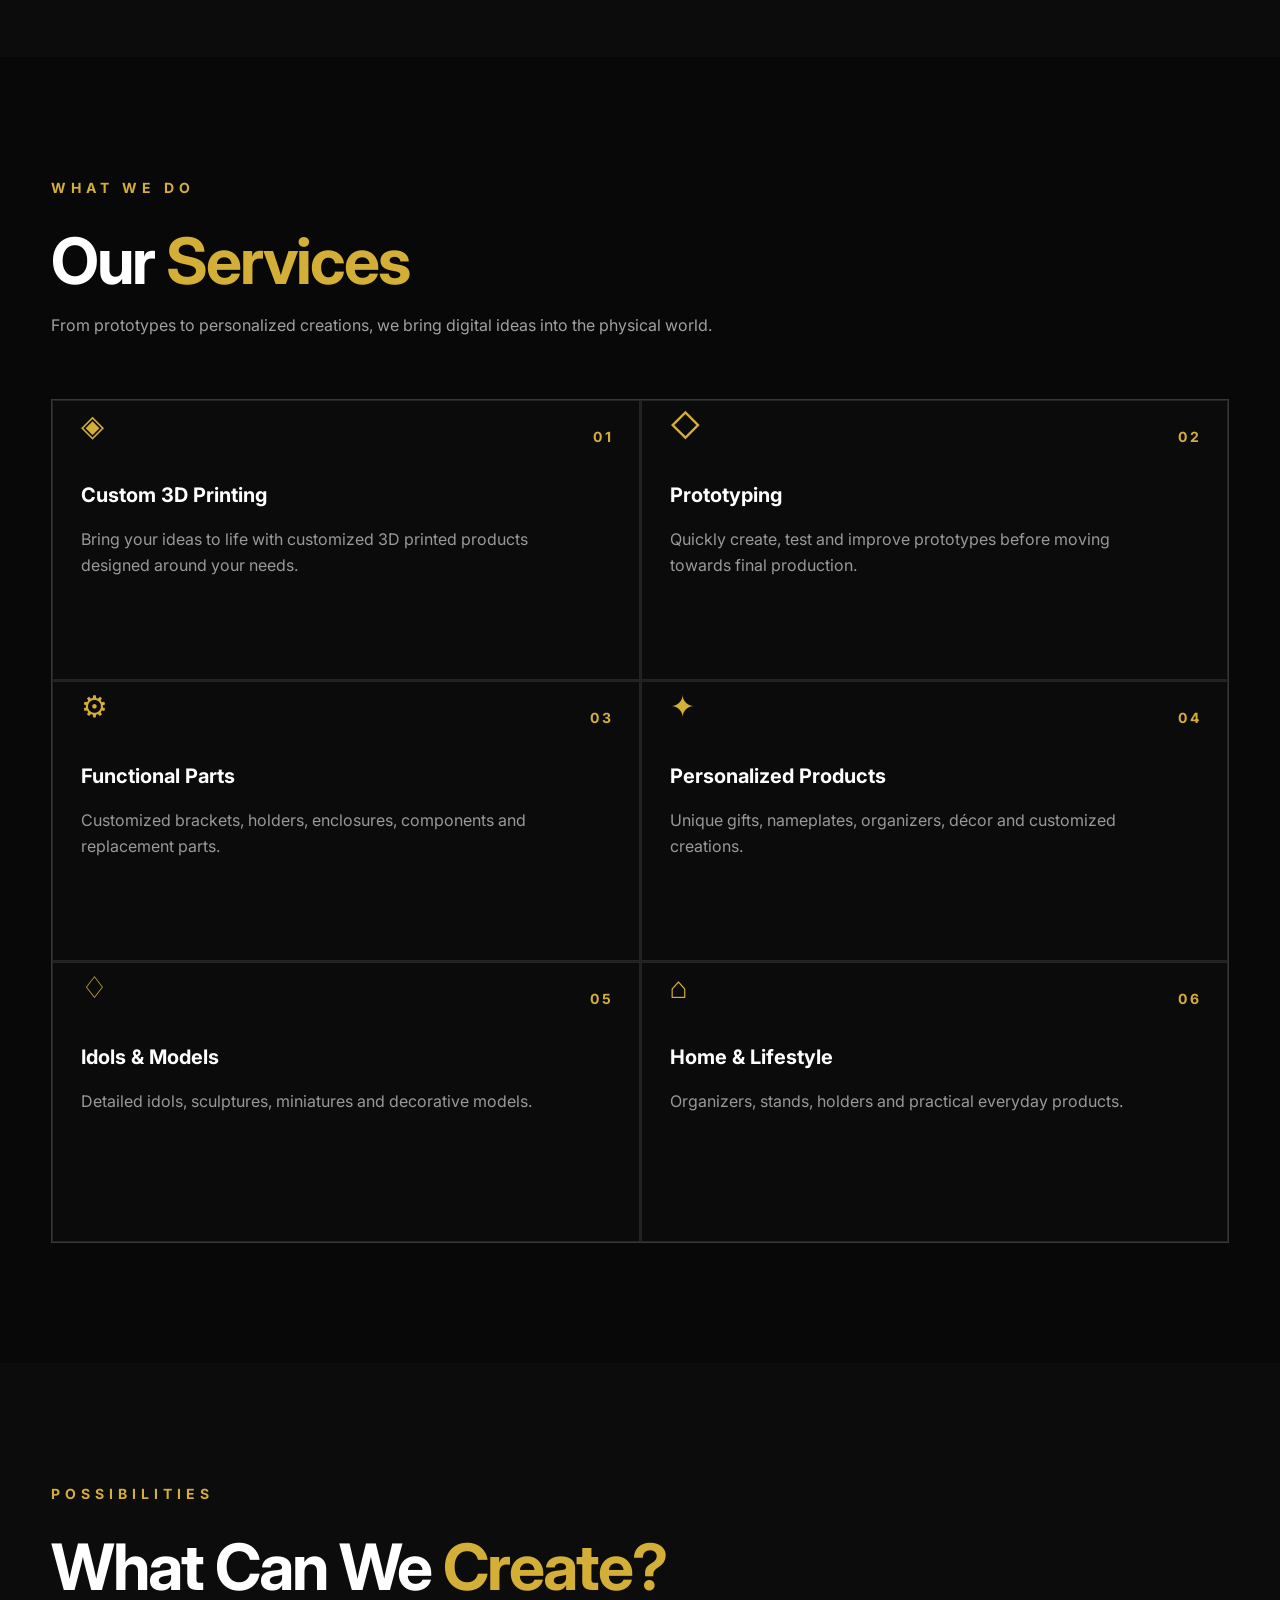
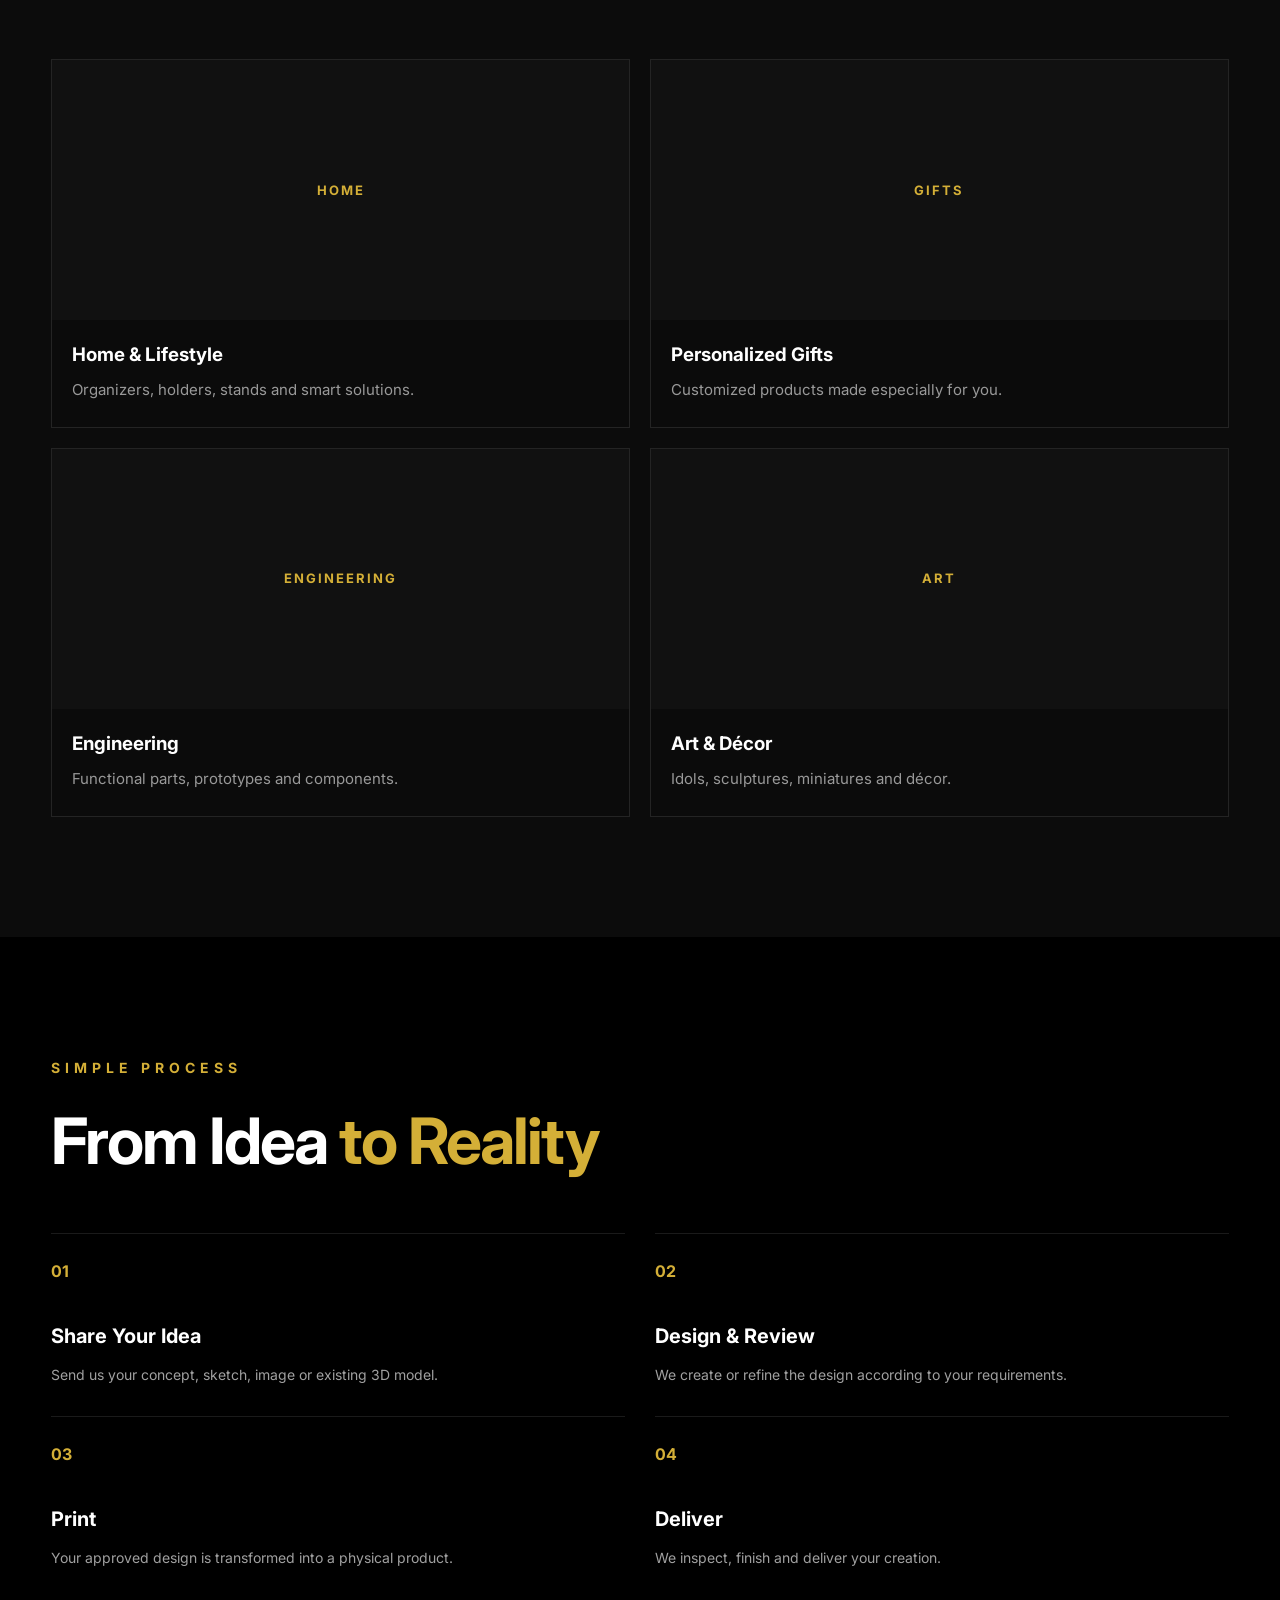
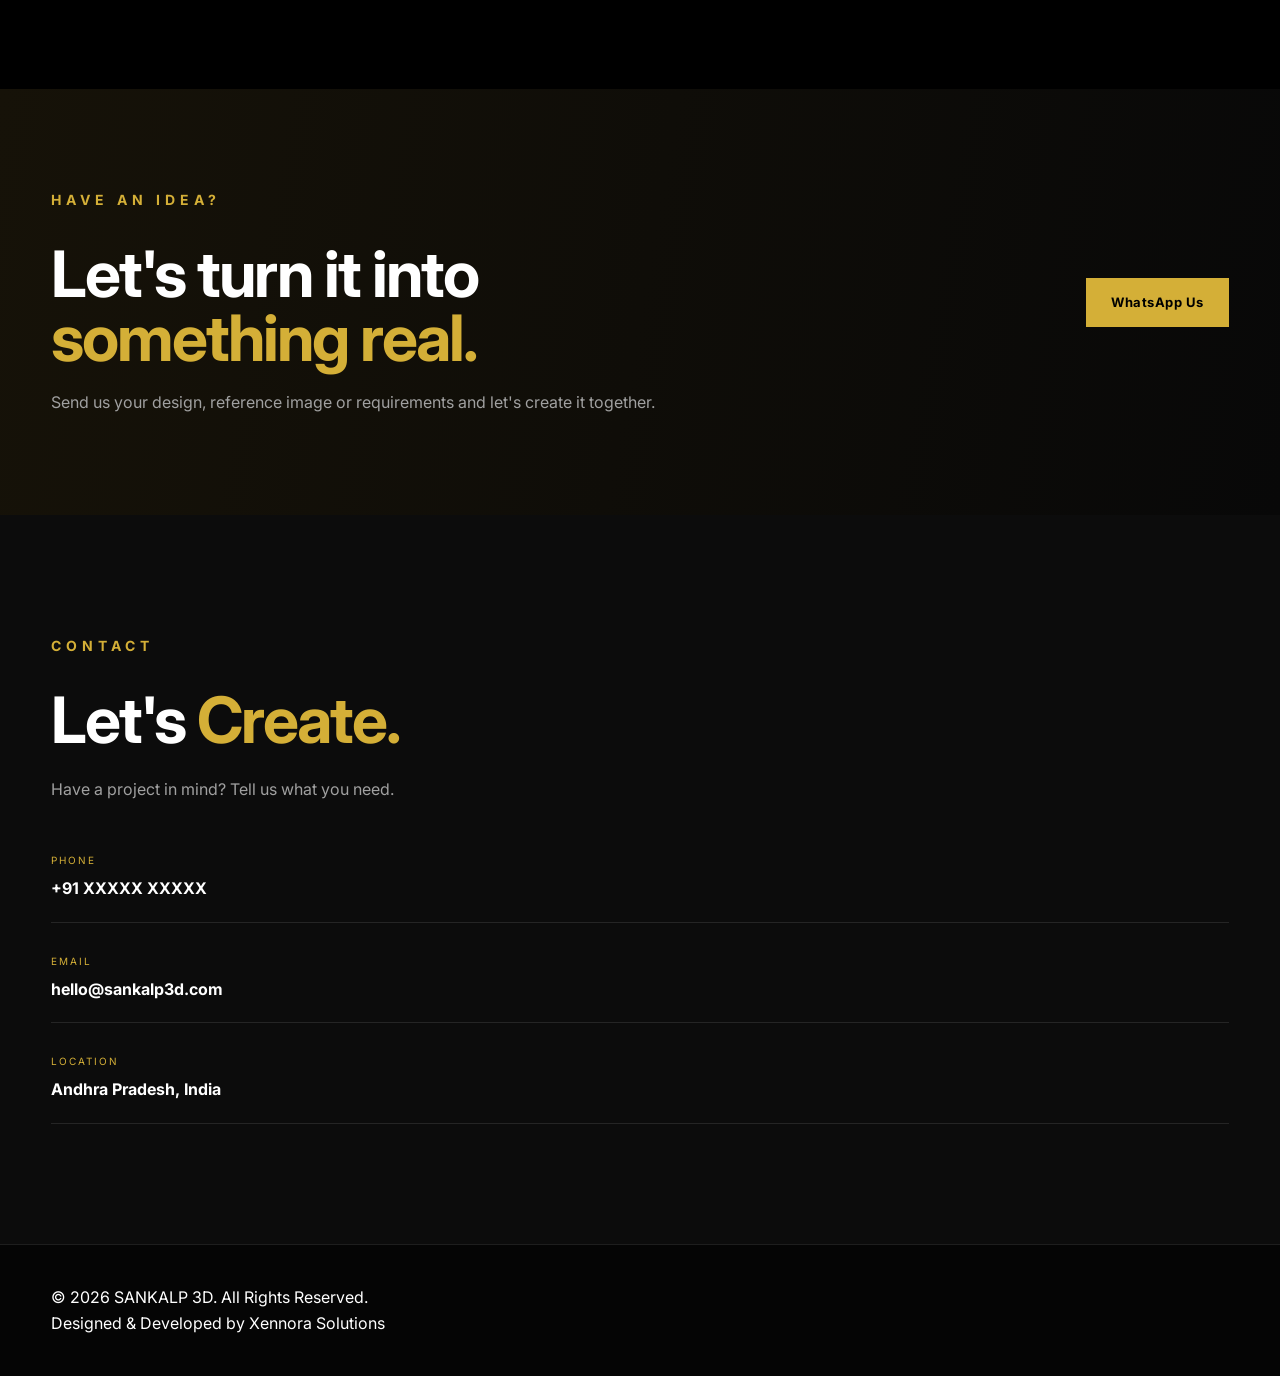
<file: homepage.html>
<!DOCTYPE html>
<html lang="en">
    <head>
    <meta charset="UTF-8">
    <meta name="viewport" content="width=device-width, initial-scale=1.0">

    <meta name="description"
          content="SANKALP 3D - Custom 3D Printing, Prototyping and Product Design.">

    <title>SANKALP 3D | Your Vision. Your Creation.</title>

    <link rel="stylesheet" href="CSS/style.css">
</head>

<body>

    <!-- HEADER -->
    <header class="header">

        <div class="container nav">

            <a href="#home" class="logo">
                <img src="assets/logo.png" alt="SANKALP 3D">
            </a>

            <nav class="nav-links">

                <a href="#home">Home</a>

                <a href="about.html">About</a>

                <a href="services.html">Services</a>

                <a href="#products">Products</a>

                <a href="#process">How It Works</a>

                <a href="#contact">Contact</a>

            </nav>

            <a href="#quote" class="nav-button">
                Get a Quote
            </a>

            <button class="menu-button" id="menuButton">
                ☰
            </button>

        </div>

    </header>


    <!-- MAIN -->
    <main>


        <!-- HERO -->
        <section class="hero" id="home">

            <div class="hero-background"></div>

            <div class="container hero-content">

                <div class="hero-text">

                    <p class="eyebrow">
                        CUSTOM 3D PRINTING & DESIGN
                    </p>

                    <h1>
                        <h1 class="hero-title">
    <h1>
    <span class="white-text">YOUR VISION</span>
    <span class="gold-text">OUR CREATION</span>
</h1>
                    </h1>

                    <p class="hero-description">
                        Turning ideas into reality with precision 3D
                        printing, innovative design and customized
                        manufacturing.
                    </p>

                    <div class="hero-buttons">

                        <a href="#quote"
                            class="button button-primary">
                            Get a Quote
                        </a>

                        <a href="#services"
                            class="button button-secondary">
                            Explore Services
                        </a>

                    </div>

                </div>


                <div class="hero-visual">

                    <div class="printer-glow"></div>

                    <img
                        src="assets/hero.png"
                        alt="SANKALP 3D printed creation">

                </div>

            </div>

        </section>


        <!-- TRUST BAR -->
        <section class="trust-bar">

            <div class="container trust-grid">

                <div>
                    <strong>01</strong>
                    <span>Custom Designs</span>
                </div>

                <div>
                    <strong>02</strong>
                    <span>Precision Printing</span>
                </div>

                <div>
                    <strong>03</strong>
                    <span>Quality Materials</span>
                </div>

                <div>
                    <strong>04</strong>
                    <span>Made For You</span>
                </div>

            </div>

        </section>


        <!-- ABOUT -->
        <section class="section about" id="about">

            <div class="container two-column">

                <div>

                    <p class="section-label">
                        ABOUT SANKALP 3D
                    </p>

                    <h2>
                        From an idea
                        <span>to something real.</span>
                    </h2>

                </div>

                <div class="about-text">

                    <p>
                        At SANKALP 3D, we believe every idea deserves
                        the opportunity to become something real.
                    </p>

                    <p>
                        We combine 3D design, modern printing technology
                        and creative thinking to create customized
                        products that match your vision.
                    </p>

                    <p>
                        Whether you have a sketch, reference image,
                        digital model or simply an idea in your mind,
                        we help transform it into a physical creation.
                    </p>

                </div>

            </div>

        </section>


        <!-- SERVICES -->
        <section class="section services" id="services">

            <div class="container">

                <div class="section-heading">

                    <p class="section-label">
                        WHAT WE DO
                    </p>

                    <h2>
                        Our <span>Services</span>
                    </h2>

                    <p>
                        From prototypes to personalized creations,
                        we bring digital ideas into the physical world.
                    </p>

                </div>


                <div class="service-grid">


                    <article class="service-card">

                        <span class="service-number">
                            01
                        </span>

                        <div class="service-icon">
                            ◈
                        </div>

                        <h3>
                            Custom 3D Printing
                        </h3>

                        <p>
                            Bring your ideas to life with customized
                            3D printed products designed around your needs.
                        </p>

                    </article>


                    <article class="service-card">

                        <span class="service-number">
                            02
                        </span>

                        <div class="service-icon">
                            ◇
                        </div>

                        <h3>
                            Prototyping
                        </h3>

                        <p>
                            Quickly create, test and improve prototypes
                            before moving towards final production.
                        </p>

                    </article>


                    <article class="service-card">

                        <span class="service-number">
                            03
                        </span>

                        <div class="service-icon">
                            ⚙
                        </div>

                        <h3>
                            Functional Parts
                        </h3>

                        <p>
                            Customized brackets, holders, enclosures,
                            components and replacement parts.
                        </p>

                    </article>


                    <article class="service-card">

                        <span class="service-number">
                            04
                        </span>

                        <div class="service-icon">
                            ✦
                        </div>

                        <h3>
                            Personalized Products
                        </h3>

                        <p>
                            Unique gifts, nameplates, organizers,
                            décor and customized creations.
                        </p>

                    </article>


                    <article class="service-card">

                        <span class="service-number">
                            05
                        </span>

                        <div class="service-icon">
                            ♢
                        </div>

                        <h3>
                            Idols & Models
                        </h3>

                        <p>
                            Detailed idols, sculptures, miniatures
                            and decorative models.
                        </p>

                    </article>


                    <article class="service-card">

                        <span class="service-number">
                            06
                        </span>

                        <div class="service-icon">
                            ⌂
                        </div>

                        <h3>
                            Home & Lifestyle
                        </h3>

                        <p>
                            Organizers, stands, holders and practical
                            everyday products.
                        </p>

                    </article>


                </div>

            </div>

        </section>


        <!-- PRODUCTS -->
        <section class="section products" id="products">

            <div class="container">

                <div class="section-heading">

                    <p class="section-label">
                        POSSIBILITIES
                    </p>

                    <h2>
                        What Can We <span>Create?</span>
                    </h2>

                </div>


                <div class="product-grid">


                    <div class="product-card">

                        <div class="product-image">
                            <span>HOME</span>
                        </div>

                        <h3>
                            Home & Lifestyle
                        </h3>

                        <p>
                            Organizers, holders, stands and smart
                            solutions.
                        </p>

                    </div>


                    <div class="product-card">

                        <div class="product-image">
                            <span>GIFTS</span>
                        </div>

                        <h3>
                            Personalized Gifts
                        </h3>

                        <p>
                            Customized products made especially
                            for you.
                        </p>

                    </div>


                    <div class="product-card">

                        <div class="product-image">
                            <span>ENGINEERING</span>
                        </div>

                        <h3>
                            Engineering
                        </h3>

                        <p>
                            Functional parts, prototypes and
                            components.
                        </p>

                    </div>


                    <div class="product-card">

                        <div class="product-image">
                            <span>ART</span>
                        </div>

                        <h3>
                            Art & Décor
                        </h3>

                        <p>
                            Idols, sculptures, miniatures and décor.
                        </p>

                    </div>


                </div>

            </div>

        </section>


        <!-- PROCESS -->
        <section class="section process" id="process">

            <div class="container">

                <div class="section-heading">

                    <p class="section-label">
                        SIMPLE PROCESS
                    </p>

                    <h2>
                        From Idea <span>to Reality</span>
                    </h2>

                </div>


                <div class="process-grid">


                    <div class="process-step">

                        <span>01</span>

                        <h3>
                            Share Your Idea
                        </h3>

                        <p>
                            Send us your concept, sketch, image
                            or existing 3D model.
                        </p>

                    </div>


                    <div class="process-step">

                        <span>02</span>

                        <h3>
                            Design & Review
                        </h3>

                        <p>
                            We create or refine the design according
                            to your requirements.
                        </p>

                    </div>


                    <div class="process-step">

                        <span>03</span>

                        <h3>
                            Print
                        </h3>

                        <p>
                            Your approved design is transformed
                            into a physical product.
                        </p>

                    </div>


                    <div class="process-step">

                        <span>04</span>

                        <h3>
                            Deliver
                        </h3>

                        <p>
                            We inspect, finish and deliver
                            your creation.
                        </p>

                    </div>


                </div>

            </div>

        </section>


        <!-- QUOTE -->
        <section class="quote-section" id="quote">

            <div class="container quote-box">

                <div>

                    <p class="section-label">
                        HAVE AN IDEA?
                    </p>

                    <h2>
                        Let's turn it into
                        <span>something real.</span>
                    </h2>

                    <p>
                        Send us your design, reference image or
                        requirements and let's create it together.
                    </p>

                </div>


                <a
                    href="https://wa.me/91XXXXXXXXXX"
                    class="button button-primary"
                    target="_blank">

                    WhatsApp Us

                </a>

            </div>

        </section>


        <!-- CONTACT -->
        <section class="section contact" id="contact">

            <div class="container two-column">

                <div>

                    <p class="section-label">
                        CONTACT
                    </p>

                    <h2>
                        Let's <span>Create.</span>
                    </h2>

                    <p>
                        Have a project in mind?
                        Tell us what you need.
                    </p>

                </div>


                <div class="contact-details">


                    <div class="contact-item">

                        <span>
                            PHONE
                        </span>

                        <strong>
                            +91 XXXXX XXXXX
                        </strong>

                    </div>


                    <div class="contact-item">

                        <span>
                            EMAIL
                        </span>

                        <strong>
                            hello@sankalp3d.com
                        </strong>

                    </div>


                    <div class="contact-item">

                        <span>
                            LOCATION
                        </span>

                        <strong>
                            Andhra Pradesh, India
                        </strong>

                    </div>


                </div>

            </div>

        </section>


    </main>


    <footer>

    <div class="container">

        <p>
            © 2026 SANKALP 3D. All Rights Reserved.
        </p>

        <p class="footer-credit">
            Designed & Developed by
            <span>Xennora Solutions</span>
        </p>

    </div>

</footer>


    <!-- JAVASCRIPT -->
    <script src="JS/script.js"></script>

</body>

</html>
</file>
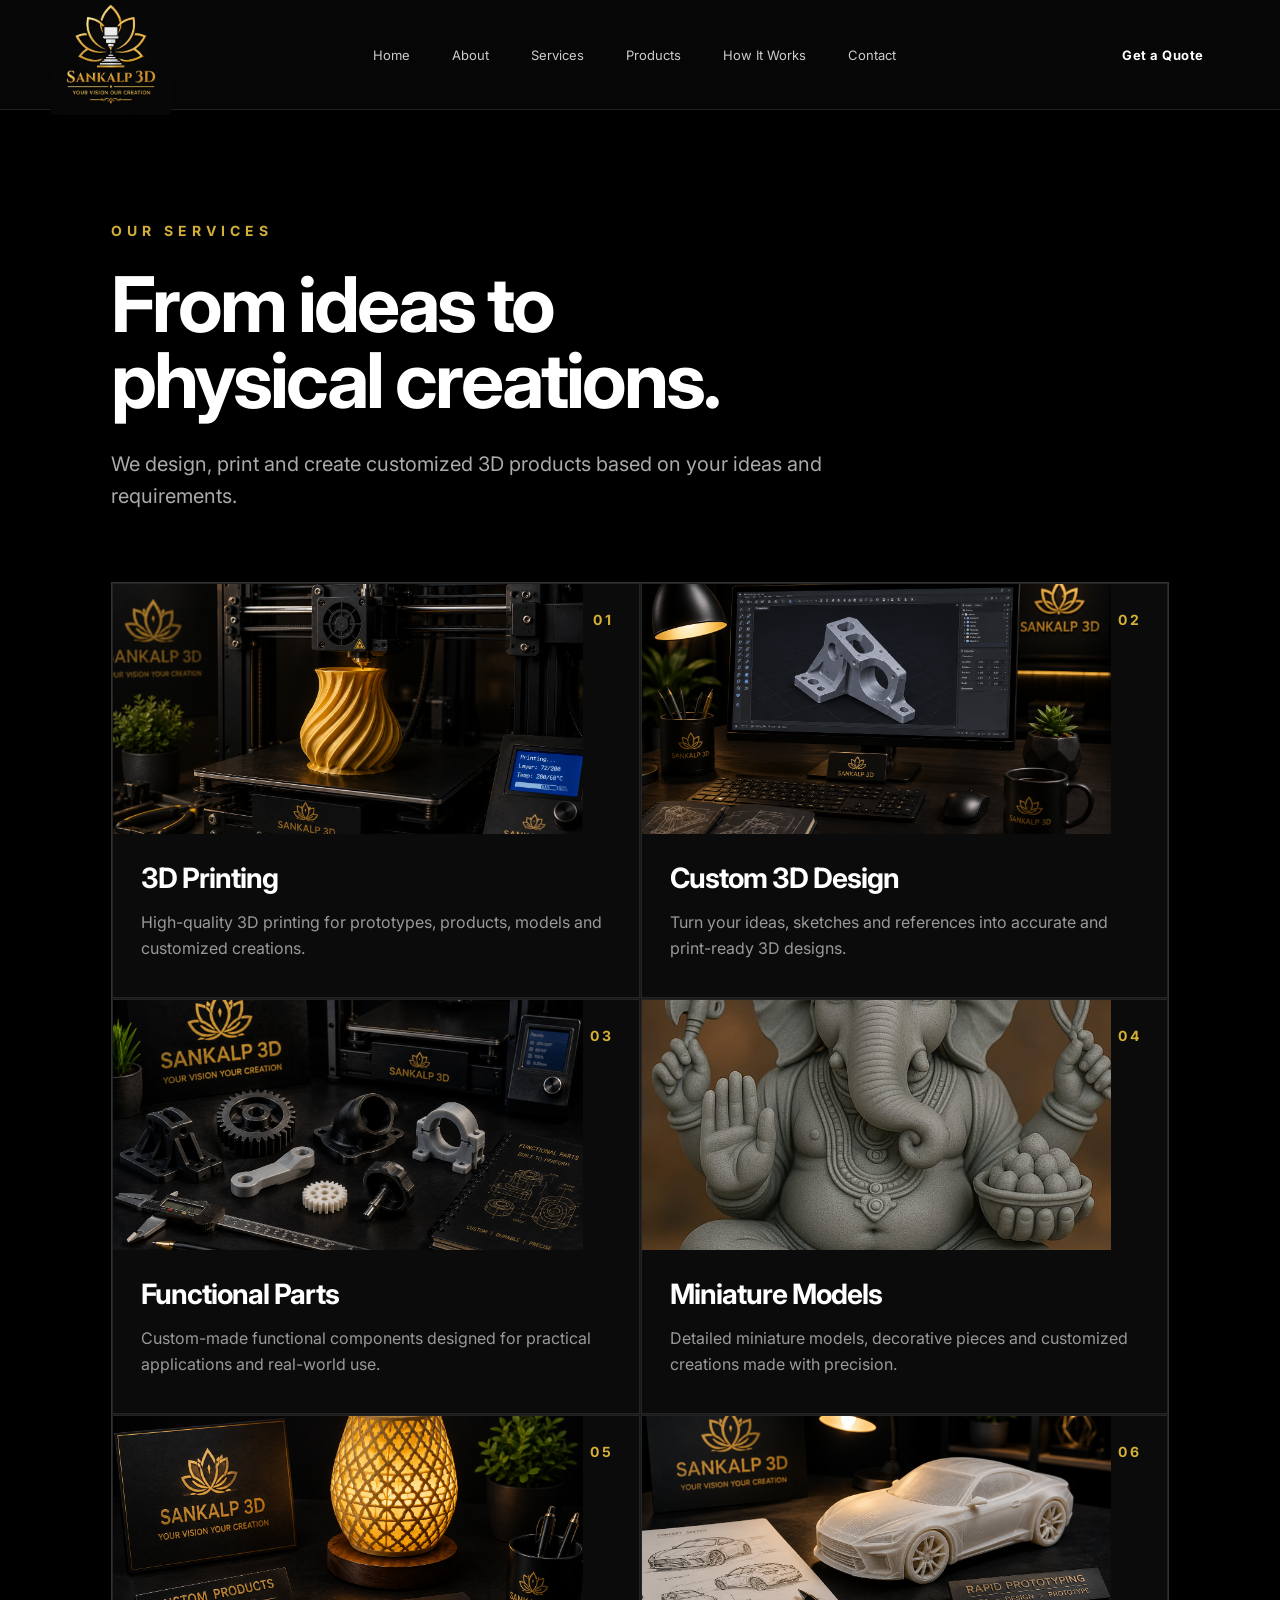
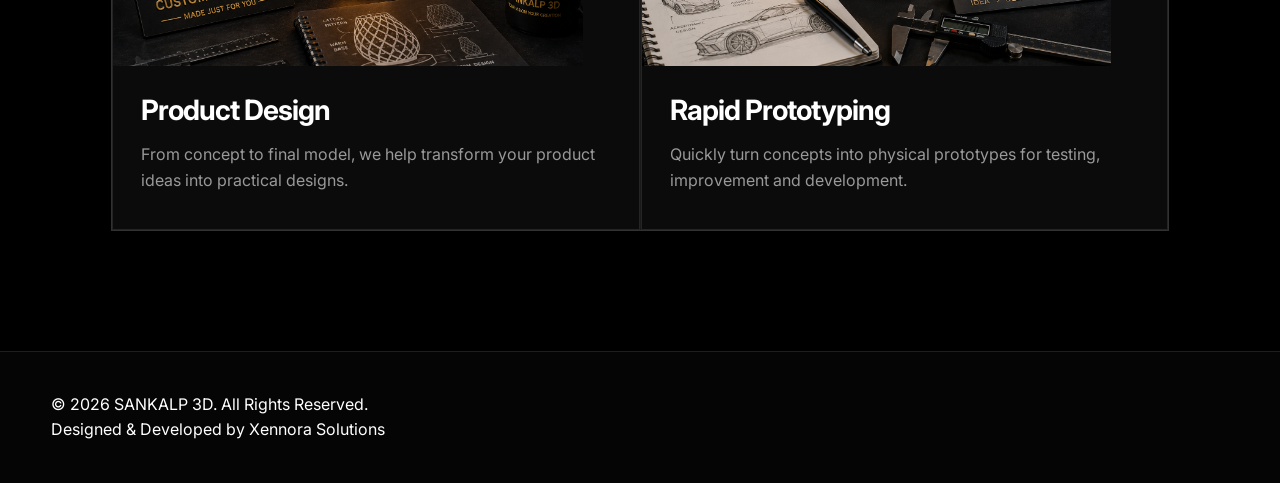
<file: services.html>
<!DOCTYPE html>
<html lang="en">

<head>
    <meta charset="UTF-8">
    <meta name="viewport" content="width=device-width, initial-scale=1.0">

    <title>Services | SANKALP 3D</title>

    <link rel="stylesheet" href="CSS/style.css">
</head>

<body>

    <!-- HEADER -->
    <header class="header">

        <div class="container nav">

            <a href="homepage.html" class="logo">
                <img src="assets/logo.png" alt="SANKALP 3D">
            </a>

            <nav class="nav-links">
                <a href="homepage.html">Home</a>
                <a href="about.html">About</a>
                <a href="services.html">Services</a>
                <a href="products.html">Products</a>
                <a href="process.html">How It Works</a>
                <a href="contact.html">Contact</a>
            </nav>

            <a href="contact.html" class="button">
                Get a Quote
            </a>

        </div>

    </header>


    <!-- SERVICES CONTENT -->
    <main>

        <section class="services-page">

            <div class="container">

                <!-- SERVICES INTRO -->
                <p class="section-label">
                    OUR SERVICES
                </p>

                <h1>
                    From ideas to<br>
                    physical creations.
                </h1>

                <p class="services-lead">
                    We design, print and create customized
                    3D products based on your ideas and requirements.
                </p>


                <!-- SERVICE GRID -->
                <div class="service-grid">


                    <!-- SERVICE 01 -->
                    <div class="service-card">

                        <div class="service-image">
                            <img src="service-images/3d-printing.png"
                                alt="3D Printing">
                        </div>

                        <span class="service-number">01</span>

                        <h2>3D Printing</h2>

                        <p>
                            High-quality 3D printing for prototypes,
                            products, models and customized creations.
                        </p>

                    </div>


                    <!-- SERVICE 02 -->
                    <div class="service-card">

                        <div class="service-image">
                            <img src="service-images/custom-design.png"
                                alt="Custom 3D Design">
                        </div>

                        <span class="service-number">02</span>

                        <h2>Custom 3D Design</h2>

                        <p>
                            Turn your ideas, sketches and references
                            into accurate and print-ready 3D designs.
                        </p>

                    </div>


                    <!-- SERVICE 03 -->
                    <div class="service-card">

                        <div class="service-image">
                            <img src="service-images/functional-parts.png"
                                alt="Functional Parts">
                        </div>

                        <span class="service-number">03</span>

                        <h2>Functional Parts</h2>

                        <p>
                            Custom-made functional components designed
                            for practical applications and real-world use.
                        </p>

                    </div>


                    <!-- SERVICE 04 -->
                    <div class="service-card">

                        <div class="service-image">
                            <img src="service-images/miniature-models.png"
                                alt="Miniature Models">
                        </div>

                        <span class="service-number">04</span>

                        <h2>Miniature Models</h2>

                        <p>
                            Detailed miniature models, decorative pieces
                            and customized creations made with precision.
                        </p>

                    </div>


                    <!-- SERVICE 05 -->
                    <div class="service-card">

                        <div class="service-image">
                            <img src="service-images/product-design.png"
                                alt="Product Design">
                        </div>

                        <span class="service-number">05</span>

                        <h2>Product Design</h2>

                        <p>
                            From concept to final model, we help transform
                            your product ideas into practical designs.
                        </p>

                    </div>


                    <!-- SERVICE 06 -->
                    <div class="service-card">

                        <div class="service-image">
                            <img src="service-images/prototyping.png"
                                alt="Rapid Prototyping">
                        </div>

                        <span class="service-number">06</span>

                        <h2>Rapid Prototyping</h2>

                        <p>
                            Quickly turn concepts into physical prototypes
                            for testing, improvement and development.
                        </p>

                    </div>


                </div>
                <!-- END SERVICE GRID -->


            </div>
            <!-- END CONTAINER -->


        </section>
        <!-- END SERVICES SECTION -->


    </main>


    <!-- FOOTER -->
    <footer>

    <div class="container">

        <p>
            © 2026 SANKALP 3D. All Rights Reserved.
        </p>

        <p class="footer-credit">
            Designed & Developed by
            <span>Xennora Solutions</span>
        </p>

    </div>

</footer>
</body>

</html>
</file>
<file: CSS/style.css>
@import url('https://fonts.googleapis.com/css2?family=Inter:wght@400;500;600;700;800&display=swap');


/* ================= RESET ================= */

* {
    margin: 0;
    padding: 0;
    box-sizing: border-box;
}

html {
    scroll-behavior: smooth;
}

body {
    font-family: 'Inter', sans-serif;
    background: #080808;
    color: #ffffff;
    line-height: 1.6;
}

a {
    color: inherit;
    text-decoration: none;
}

img {
    max-width: 100%;
    display: block;
}


/* ================= VARIABLES ================= */

:root {

    --black: #080808;
    --dark: #111111;
    --dark-2: #171717;

    --gold: #d4af37;
    --gold-light: #f0d878;

    --white: #ffffff;
    --gray: #a0a0a0;
    --border: rgba(255,255,255,0.1);

    --container: 1200px;
}


/* ================= CONTAINER ================= */

.container {
    width: min(92%, var(--container));
    margin: auto;
}


/* ================= HEADER ================= */

.header {
    position: fixed;
    top: 0;
    width: 100%;
    z-index: 1000;

    background: rgba(8,8,8,0.85);
    backdrop-filter: blur(15px);

    border-bottom: 1px solid var(--border);
}

.nav {
    height: 82px;

    display: flex;
    align-items: center;
    justify-content: space-between;
}

.logo img {
    width: 120px;
}

.nav-links {
    display: flex;
    gap: 30px;
}

.nav-links a {
    color: #cccccc;
    font-size: 14px;
    transition: 0.3s;
}

.nav-links a:hover {
    color: var(--gold);
}

.nav-button {
    border: 1px solid var(--gold);
    padding: 11px 20px;

    font-size: 13px;
    font-weight: 600;

    color: var(--gold);

    transition: 0.3s;
}

.nav-button:hover {
    background: var(--gold);
    color: #000;
}

.menu-button {
    display: none;

    background: none;
    border: none;

    color: white;
    font-size: 25px;
}


/* ================= HERO ================= */

.hero {
    min-height: 100vh;

    display: flex;
    align-items: center;

    position: relative;
    overflow: hidden;

    padding-top: 100px;
}

.hero-background {
    position: absolute;
    inset: 0;

    background:
        radial-gradient(
            circle at 75% 45%,
            rgba(212,175,55,0.15),
            transparent 35%
        );

    pointer-events: none;
}

.hero-content {
    display: grid;
    grid-template-columns: 1fr 1fr;

    align-items: center;

    gap: 50px;
}

.eyebrow,
.section-label {
    color: var(--gold);

    font-size: 12px;
    font-weight: 700;

    letter-spacing: 3px;
}

.hero h1 {
    margin-top: 10px;
    font-size: clamp(45px, 5vw, 78px);
    line-height: 1;
    font-weight: 800;
    letter-spacing: -3px;
    white-space: nowrap;
}
.hero h1 span {
    display: block;
}

.hero h1 span:first-child {
    color: white;
}

.hero h1 span:last-child {
    color: var(--gold);
}
.hero h1 span {
    display: block;
    white-space: nowrap;
}

.hero h1 .white-text {
    color: #ffffff;
}

.hero h1 .gold-text {
    color: #e5b82e;
}
.hero h1 span {
    display: block;
    white-space: nowrap;
}

.hero h1 span,
h2 span {
    color: var(--gold);
}

.hero-description {
    max-width: 540px;

    color: var(--gray);

    margin-top: 30px;

    font-size: 17px;
}

.hero-buttons {
    display: flex;
    gap: 30px;

    margin-top: 35px;
}

.button {
    display: inline-flex;

    align-items: center;
    justify-content: center;

    padding: 14px 25px;

    font-size: 13px;
    font-weight: 700;

    letter-spacing: 0.5px;

    transition: 0.3s;
}

.button-primary {
    background: var(--gold);
    color: #000;
}

.button-primary:hover {
    background: var(--gold-light);
    transform: translateY(-2px);
}

.button-secondary {
    border: 1px solid var(--border);
    color: white;
}

.button-secondary:hover {
    border-color: var(--gold);
    color: var(--gold);
}

.hero-visual {
    position: relative;
    display: flex;
    justify-content: flex-end;
    align-items: center;
    width: 100%;
}

.hero-visual img {
    width: 100%;

    position: relative;
    z-index: 2;

    animation: floating 5s ease-in-out infinite;
}

.printer-glow {
    position: absolute;

    width: 350px;
    height: 350px;

    border-radius: 50%;

    background: rgba(212,175,55,0.18);

    filter: blur(80px);
}

@keyframes floating {

    0%,100% {
        transform: translateY(0);
    }

    50% {
        transform: translateY(-15px);
    }

}


/* ================= TRUST ================= */

.trust-bar {
    border-top: 1px solid var(--border);
    border-bottom: 1px solid var(--border);

    background: #0d0d0d;
}

.trust-grid {
    display: grid;
    grid-template-columns: repeat(4,1fr);
}

.trust-grid div {
    padding: 25px;

    border-right: 1px solid var(--border);

    display: flex;
    flex-direction: column;
    gap: 5px;
}

.trust-grid strong {
    color: var(--gold);
}

.trust-grid span {
    color: #bbb;
    font-size: 13px;
}


/* ================= SECTIONS ================= */

.section {
    padding: 120px 0;
}

.two-column {
    display: grid;

    grid-template-columns: 1fr 1fr;

    gap: 100px;

    align-items: start;
}

h2 {
    font-size: clamp(40px,5vw,65px);

    line-height: 1;

    letter-spacing: -2px;

    margin-top: 20px;
}


/* ================= ABOUT ================= */

.about {
    background: #0c0c0c;
}

.about-text {
    color: var(--gray);

    font-size: 16px;
}

.about-text p {
    margin-bottom: 20px;
}


/* ================= SECTION HEADING ================= */

.section-heading {
    max-width: 700px;

    margin-bottom: 60px;
}

.section-heading > p:last-child {
    margin-top: 20px;

    color: var(--gray);
}


/* ================= SERVICES ================= */

.services {
    background: var(--black);
}

.service-grid {
    display: grid;

    grid-template-columns: repeat(3,1fr);

    gap: 1px;

    background: var(--border);

    border: 1px solid var(--border);
}

.service-card {
    background: var(--black);

    padding: 35px;

    min-height: 280px;

    position: relative;

    transition: 0.3s;
}

.service-card:hover {
    background: #111;
}

.service-number {
    position: absolute;

    top: 25px;
    right: 25px;

    color: #555;

    font-size: 12px;
}

.service-icon {
    color: var(--gold);

    font-size: 30px;

    margin-bottom: 30px;
}

.service-card h3 {
    font-size: 20px;

    margin-bottom: 15px;
}

.service-card p {
    color: var(--gray);

    font-size: 14px;
}


/* ================= PRODUCTS ================= */

.products {
    background: #0c0c0c;
}

.product-grid {
    display: grid;

    grid-template-columns: repeat(4,1fr);

    gap: 20px;
}

.product-card {
    background: #111;

    border: 1px solid var(--border);

    overflow: hidden;
}

.product-image {
    height: 230px;

    display: flex;

    align-items: center;
    justify-content: center;

    background:
        radial-gradient(
            circle,
            rgba(212,175,55,0.2),
            transparent 60%
        );
}

.product-image span {
    color: var(--gold);

    font-size: 13px;
    font-weight: 700;

    letter-spacing: 2px;
}

.product-card h3,
.product-card p {
    padding-left: 20px;
    padding-right: 20px;
}

.product-card h3 {
    margin-top: 20px;
}

.product-card p {
    color: var(--gray);

    font-size: 13px;

    margin-top: 8px;

    padding-bottom: 25px;
}


/* ================= PROCESS ================= */

.process-grid {
    display: grid;

    grid-template-columns: repeat(4,1fr);

    gap: 30px;
}

.process-step {
    border-top: 1px solid var(--border);

    padding-top: 25px;
}

.process-step > span {
    color: var(--gold);

    font-weight: 700;
}

.process-step h3 {
    margin-top: 35px;

    font-size: 20px;
}

.process-step p {
    margin-top: 12px;

    color: var(--gray);

    font-size: 14px;
}


/* ================= QUOTE ================= */

.quote-section {
    padding: 100px 0;

    background:
        linear-gradient(
            100deg,
            #161208,
            #080808
        );
}

.quote-box {
    display: flex;

    align-items: center;
    justify-content: space-between;

    gap: 40px;
}

.quote-box h2 {
    max-width: 700px;
}

.quote-box p:last-child {
    max-width: 650px;

    margin-top: 20px;

    color: var(--gray);
}


/* ================= CONTACT ================= */

.contact {
    background: #0c0c0c;
}

.contact > .container > div:first-child > p:last-child {
    color: var(--gray);

    margin-top: 25px;
}

.contact-details {
    display: flex;

    flex-direction: column;

    gap: 30px;
}

.contact-item {
    border-bottom: 1px solid var(--border);

    padding-bottom: 20px;
}

.contact-item span {
    display: block;

    color: var(--gold);

    font-size: 10px;

    letter-spacing: 2px;
}

.contact-item strong {
    display: block;

    margin-top: 8px;

    font-size: 16px;
}


/* ================= FOOTER ================= */

footer {
    border-top: 1px solid var(--border);

    padding: 40px 0;

    background: #050505;
}

.footer-content {
    display: flex;

    align-items: center;
    justify-content: space-between;
}

.footer-content h3 {
    color: var(--gold);

    letter-spacing: 2px;
}

.footer-content p {
    color: #777;

    font-size: 12px;
}


/* ================= MOBILE ================= */

@media (max-width: 900px) {

    .nav-links,
    .nav-button {
        display: none;
    }

    .menu-button {
        display: block;
    }

    .hero-content {
    width: 100%;
    max-width: 1200px;
    align-self: auto;
    padding-top: 0;
}
}
    .two-column {
        grid-template-columns: 1fr;

        gap: 50px;
    }

    .hero {
        padding-top: 150px;
        padding-bottom: 80px;
    }

    .hero h1 {
        font-size: 55px;
    }

    .service-grid {
        grid-template-columns: repeat(2,1fr);
    }

    .product-grid {
        grid-template-columns: repeat(2,1fr);
    }

    .process-grid {
        grid-template-columns: repeat(2,1fr);
    }

}


@media (max-width: 600px) {

    .section {
        padding: 80px 0;
    }

    .trust-grid {
        grid-template-columns: repeat(2,1fr);
    }

    .service-grid,
    .product-grid,
    .process-grid {
        grid-template-columns: 1fr;
    }

    .hero h1 {
        font-size: 48px;

        letter-spacing: -2px;
    }

    .hero-buttons {
        flex-direction: column;
    }

    .button {
        width: 100%;
    }

    .quote-box {
        flex-direction: column;

        align-items: flex-start;
    }

    .footer-content {
        flex-direction: column;

        align-items: flex-start;

        gap: 20px;
    }

}
body {
    background: black !important;
}
/* ================================
   HEADER + ABOUT PAGE ALIGNMENT FIX
   ================================ */

.header {
    position: relative;
    width: 100%;
    height: 110px;
    z-index: 1000;
}

.container.nav {
    height: 110px;
    display: flex;
    align-items: center;
    justify-content: space-between;
    padding: 0 65px;
    box-sizing: border-box;
}

/* Logo */
.logo {
    display: flex;
    align-items: center;
    flex-shrink: 0;
}

.logo img {
    width: 175px;
    height: auto;
    display: block;
}

/* Navigation */
.nav-links {
    display: flex;
    align-items: center;
    justify-content: center;
    gap: 42px;
    margin-left: auto;
    margin-right: 80px;
}

.nav-links a {
    text-decoration: none;
    white-space: nowrap;
}

/* Quote button */
.nav-button {
    display: inline-flex;
    align-items: center;
    justify-content: center;
    white-space: nowrap;
    flex-shrink: 0;
}

/* Main content must start BELOW header */
main {
    position: relative;
    z-index: 1;
}

/* About page */
.about,
.about-section {
    position: relative;
    z-index: 1;
}

/* Prevent logo from covering page content */
main h1,
main h2,
main h3,
main p {
    position: relative;
    z-index: 2;
}
/* ===== FINAL HEADER LOGO FIX ===== */

.header {
    position: relative !important;
    height: 110px !important;
    overflow: visible !important;
}

.container.nav {
    position: relative !important;
    height: 110px !important;
    display: flex !important;
    align-items: center !important;
    justify-content: space-between !important;
    padding: 0 65px !important;
    box-sizing: border-box !important;
}

/* FORCE LOGO INTO HEADER */
.container.nav .logo {
    position: relative !important;
    top: 0 !important;
    left: 0 !important;
    right: auto !important;
    bottom: auto !important;
    margin: 0 !important;
    padding: 0 !important;
    width: 145px !important;
    height: 110px !important;
    display: flex !important;
    align-items: center !important;
    flex-shrink: 0 !important;
    transform: none !important;
}

.container.nav .logo img {
    position: relative !important;
    top: 0 !important;
    left: 0 !important;
    width: 145px !important;
    height: auto !important;
    max-height: 100px !important;
    object-fit: contain !important;
    display: block !important;
    margin: 0 !important;
    transform: none !important;
}

/* NAVIGATION */
.container.nav .nav-links {
    position: relative !important;
    display: flex !important;
    align-items: center !important;
    gap: 42px !important;
    margin-left: auto !important;
    margin-right: 70px !important;
}

/* QUOTE BUTTON */
.container.nav .nav-button {
    position: relative !important;
    flex-shrink: 0 !important;
}

/* CONTENT STARTS AFTER HEADER */
main {
    margin-top: 0 !important;
    padding-top: 0 !important;
    position: relative !important;
    z-index: 1 !important;
}
/* =========================================
   HEADER + HERO FINAL ALIGNMENT
   ========================================= */

/* Keep header visible while scrolling */
.header {
    position: sticky !important;
    top: 0 !important;
    z-index: 9999 !important;
}

/* Remove unwanted space below header */
.hero {
    margin-top: 0 !important;
    padding-top: 45px !important;
}

/* If hero uses a different wrapper */
.hero-section {
    margin-top: 0 !important;
    padding-top: 45px !important;
}
/* ===== HERO POSITION FIX ===== */

.hero {
    padding-top: 15px !important;
    margin-top: 0 !important;
}
/* =========================================
   ABOUT PAGE
   ========================================= */

.about-page {
    padding: 100px 0 80px;
    background: #000;
    color: #fff;
}

.about-page .container {
    max-width: 1200px;
    margin: 0 auto;
}


/* ---------- INTRO ---------- */

.about-intro {
    max-width: 900px;
    margin-bottom: 120px;
}

.about-page .section-label {
    color: var(--gold);
    font-size: 14px;
    font-weight: 700;
    letter-spacing: 4px;
    margin-bottom: 25px;
}

.about-intro h1 {
    margin: 0 0 35px;
    font-size: clamp(55px, 7vw, 100px);
    line-height: 0.95;
    font-weight: 800;
    letter-spacing: -4px;
}

.about-intro > p:last-child {
    max-width: 800px;
    color: #b8b8b8;
    font-size: 22px;
    line-height: 1.7;
}


/* ---------- GENERAL SECTIONS ---------- */

.about-section {
    padding: 80px 0;
    border-top: 1px solid rgba(255, 255, 255, 0.12);
}

.about-section h2 {
    max-width: 850px;
    margin: 0 0 30px;
    font-size: clamp(38px, 5vw, 68px);
    line-height: 1;
    font-weight: 800;
    letter-spacing: -2px;
}

.about-section > p:not(.section-label) {
    max-width: 850px;
    color: #b8b8b8;
    font-size: 18px;
    line-height: 1.8;
    margin-bottom: 20px;
}


/* ---------- FEATURE CARDS ---------- */

.about-features {
    display: grid;
    grid-template-columns: repeat(2, 1fr);
    gap: 20px;
    margin-top: 55px;
}

.about-feature {
    padding: 35px;
    min-height: 220px;
    border: 1px solid rgba(212, 169, 55, 0.25);
    background: #080808;
    transition: transform 0.3s ease,
                border-color 0.3s ease;
}

.about-feature:hover {
    transform: translateY(-6px);
    border-color: var(--gold);
}

.about-feature span {
    display: block;
    margin-bottom: 25px;
    color: var(--gold);
    font-size: 14px;
    font-weight: 700;
    letter-spacing: 2px;
}

.about-feature h3 {
    margin: 0 0 15px;
    font-size: 26px;
    color: #fff;
}

.about-feature p {
    margin: 0;
    color: #999;
    font-size: 16px;
    line-height: 1.7;
}


/* ---------- WHY SANKALP ---------- */

.about-points {
    display: grid;
    grid-template-columns: repeat(2, 1fr);
    gap: 0;
    margin-top: 50px;
    border-top: 1px solid rgba(255, 255, 255, 0.12);
}

.about-points > div {
    padding: 30px 20px 30px 0;
    border-bottom: 1px solid rgba(255, 255, 255, 0.12);
}

.about-points strong {
    display: block;
    margin-bottom: 10px;
    color: var(--gold);
    font-size: 22px;
}

.about-points span {
    color: #999;
    font-size: 16px;
    line-height: 1.6;
}


/* ---------- VISION & MISSION ---------- */

.vision-section {
    display: grid;
    grid-template-columns: 1fr 1fr;
    gap: 80px;
}

.vision-section > div {
    padding-right: 30px;
}

.vision-section h2 {
    font-size: clamp(32px, 4vw, 52px);
}

.vision-section p:not(.section-label) {
    color: #999;
    font-size: 17px;
    line-height: 1.8;
}


/* ---------- CTA ---------- */

.about-cta {
    margin-top: 100px;
    padding: 80px 60px;
    text-align: center;
    border: 1px solid rgba(212, 169, 55, 0.3);
    background: linear-gradient(
        135deg,
        #080808,
        #111
    );
}

.about-cta .section-label {
    margin-bottom: 25px;
}

.about-cta h2 {
    margin: 0 0 35px;
    font-size: clamp(42px, 6vw, 75px);
    line-height: 1;
    font-weight: 800;
    letter-spacing: -3px;
}

.about-cta .button {
    display: inline-block;
    padding: 16px 32px;
    text-decoration: none;
}


/* =========================================
   ABOUT PAGE - TABLET
   ========================================= */

@media (max-width: 900px) {

    .about-page {
        padding: 80px 30px 60px;
    }

    .about-intro {
        margin-bottom: 80px;
    }

    .about-features {
        grid-template-columns: 1fr;
    }

    .vision-section {
        grid-template-columns: 1fr;
        gap: 50px;
    }

    .about-cta {
        padding: 60px 30px;
    }
}


/* =========================================
   ABOUT PAGE - MOBILE
   ========================================= */

@media (max-width: 600px) {

    .about-page {
        padding: 60px 20px 50px;
    }

    .about-intro h1 {
        font-size: 48px;
        letter-spacing: -2px;
    }

    .about-intro > p:last-child {
        font-size: 18px;
    }

    .about-section {
        padding: 60px 0;
    }

    .about-section h2 {
        font-size: 38px;
        letter-spacing: -1px;
    }

    .about-features {
        gap: 15px;
        margin-top: 35px;
    }

    .about-feature {
        padding: 25px;
        min-height: auto;
    }

    .about-points {
        grid-template-columns: 1fr;
    }

    .about-cta {
        margin-top: 60px;
        padding: 50px 20px;
    }

    .about-cta h2 {
        font-size: 42px;
        letter-spacing: -2px;
    }
}
.about-page {
    background: #000;
    color: #fff;
    min-height: 100vh;
    padding: 100px 0;
}

.about-page .container {
    max-width: 1200px;
    margin: 0 auto;
    padding: 0 40px;
}

.about-page h1 {
    color: #fff;
    font-size: 80px;
}

.about-page p {
    color: #aaa;
}
/* =========================================
   SERVICES PAGE
   ========================================= */

.services-page {
    background: #000;
    color: #fff;
    padding: 100px 0;
    min-height: 100vh;
}

.services-intro {
    max-width: 900px;
    margin-bottom: 90px;
}

.services-intro h1 {
    font-size: clamp(60px, 7vw, 100px);
    line-height: 0.95;
    letter-spacing: -4px;
    font-weight: 800;
    margin: 25px 0 35px;
}

.services-lead {
    max-width: 750px;
    font-size: 21px;
    line-height: 1.7;
    color: #aaa;
}


/* SERVICE GRID */

.services-grid {
    display: grid;
    grid-template-columns: repeat(2, 1fr);
    gap: 20px;
}


/* SERVICE CARD */

.service-card {
    position: relative;
    min-height: 280px;
    padding: 40px;
    border: 1px solid #222;
    background: #080808;
    transition: all 0.3s ease;
}

.service-card:hover {
    border-color: #d4af37;
    transform: translateY(-5px);
}


/* NUMBER */

.service-number {
    display: block;
    color: #d4af37;
    font-size: 14px;
    font-weight: 700;
    letter-spacing: 2px;
    margin-bottom: 55px;
}


/* TITLE */

.service-card h2 {
    font-size: 32px;
    margin-bottom: 18px;
    color: #fff;
}


/* DESCRIPTION */

.service-card p {
    max-width: 500px;
    color: #999;
    font-size: 17px;
    line-height: 1.7;
}


/* =========================================
   SERVICES MOBILE
   ========================================= */

@media (max-width: 600px) {

    .services-page {
        padding: 70px 20px;
    }

    .services-intro {
        margin-bottom: 60px;
    }

    .services-intro h1 {
        font-size: 52px;
        letter-spacing: -2px;
    }

    .services-lead {
        font-size: 18px;
    }

    .services-grid {
        grid-template-columns: 1fr;
        gap: 15px;
    }

    .service-card {
        min-height: auto;
        padding: 30px;
    }

    .service-number {
        margin-bottom: 40px;
    }

    .service-card h2 {
        font-size: 27px;
    }

    .service-card p {
        font-size: 16px;
    }
}
/* =========================================
   SERVICES PAGE
========================================= */

.services-page {
    padding: 120px 0;
    background: #000;
    color: #fff;
}


/* SERVICES INTRO */

.services-page .container {
    max-width: 1400px;
    margin: 0 auto;
    padding: 0 60px;
}

.section-label {
    color: #d4af37;
    font-size: 14px;
    font-weight: 700;
    letter-spacing: 5px;
    margin-bottom: 30px;
}

.services-page h1 {
    font-size: clamp(55px, 7vw, 100px);
    line-height: 0.95;
    margin: 0 0 35px;
    font-weight: 700;
    letter-spacing: -4px;
}

.services-lead {
    max-width: 750px;
    font-size: 20px;
    line-height: 1.7;
    color: #aaa;
    margin-bottom: 90px;
}


/* =========================================
   SERVICES GRID
========================================= */

.services-grid {
    display: grid;
    grid-template-columns: repeat(2, 1fr);
    gap: 35px;
}


/* =========================================
   SERVICE CARD
========================================= */

.service-card {
    position: relative;
    background: #0b0b0b;
    border: 1px solid #222;
    padding: 0 35px 40px;
    overflow: hidden;
    transition: transform 0.4s ease,
                border-color 0.4s ease,
                box-shadow 0.4s ease;
}

.service-card:hover {
    transform: translateY(-8px);
    border-color: #d4af37;
    box-shadow: 0 20px 60px rgba(0, 0, 0, 0.5);
}


/* =========================================
   SERVICE IMAGE
========================================= */

.service-image {
    width: calc(100% + 70px);
    height: 320px;
    margin-left: -35px;
    margin-bottom: 35px;
    overflow: hidden;
    background: #111;
}

.service-image img {
    width: 100%;
    height: 100%;
    display: block;
    object-fit: cover;
    transition: transform 0.6s ease;
}

.service-card:hover .service-image img {
    transform: scale(1.06);
}


/* =========================================
   SERVICE NUMBER
========================================= */

.service-number {
    display: block;
    color: #d4af37;
    font-size: 14px;
    font-weight: 700;
    letter-spacing: 3px;
    margin-bottom: 18px;
}


/* =========================================
   SERVICE TITLE
========================================= */

.service-card h2 {
    font-size: 32px;
    margin: 0 0 18px;
    color: #fff;
    letter-spacing: -1px;
}


/* =========================================
   SERVICE DESCRIPTION
========================================= */

.service-card p {
    color: #999;
    font-size: 16px;
    line-height: 1.7;
    margin: 0;
    max-width: 500px;
}


/* =========================================
   MOBILE
========================================= */

@media (max-width: 768px) {

    .services-page {
        padding: 80px 0;
    }

    .services-page .container {
        padding: 0 25px;
    }

    .services-page h1 {
        font-size: 52px;
        letter-spacing: -2px;
    }

    .services-lead {
        font-size: 17px;
        margin-bottom: 55px;
    }

    .services-grid {
        grid-template-columns: 1fr;
        gap: 25px;
    }

    .service-card {
        padding: 0 25px 30px;
    }

    .service-image {
        width: calc(100% + 50px);
        height: 250px;
        margin-left: -25px;
    }

    .service-card h2 {
        font-size: 27px;
    }
}
/* =========================================
   SERVICES PAGE - FINAL LAYOUT
========================================= */

.services-page {
    padding: 110px 0 120px;
    background: #000;
    color: #fff;
}

.services-page > .container {
    width: min(1400px, 90%);
    margin: 0 auto;
}


/* INTRO */

.services-page .section-label {
    color: #d4af37;
    font-size: 14px;
    font-weight: 700;
    letter-spacing: 5px;
    margin-bottom: 25px;
}

.services-page h1 {
    max-width: 950px;
    margin: 0 0 30px;
    font-size: clamp(55px, 6vw, 90px);
    line-height: 0.98;
    letter-spacing: -3px;
    color: #fff;
}

.services-lead {
    max-width: 720px;
    margin-bottom: 70px;
    font-size: 20px;
    line-height: 1.6;
    color: #aaa;
}


/* =========================================
   GRID
========================================= */

.services-grid {
    width: 100%;
    display: grid;
    grid-template-columns: repeat(3, minmax(0, 1fr));
    gap: 28px;
}


/* =========================================
   CARD
========================================= */

.service-card {
    min-width: 0;
    overflow: hidden;
    padding: 0 28px 35px;
    background: #0b0b0b;
    border: 1px solid #242424;
    transition: transform 0.35s ease,
                border-color 0.35s ease;
}

.service-card:hover {
    transform: translateY(-8px);
    border-color: #d4af37;
}


/* =========================================
   IMAGE
========================================= */

.service-image {
    width: calc(100% + 56px);
    height: 250px;
    margin-left: -28px;
    margin-bottom: 28px;
    overflow: hidden;
}

.service-image img {
    width: 100%;
    height: 100%;
    display: block;
    object-fit: cover;
    transition: transform 0.5s ease;
}

.service-card:hover .service-image img {
    transform: scale(1.05);
}


/* =========================================
   NUMBER
========================================= */

.service-number {
    display: block;
    margin-bottom: 15px;
    color: #d4af37;
    font-size: 14px;
    font-weight: 700;
    letter-spacing: 3px;
}


/* =========================================
   TITLE
========================================= */

.service-card h2 {
    margin: 0 0 15px;
    color: #fff;
    font-size: 28px;
    line-height: 1.15;
}


/* =========================================
   DESCRIPTION
========================================= */

.service-card p {
    margin: 0;
    color: #999;
    font-size: 16px;
    line-height: 1.65;
}


/* =========================================
   TABLET
========================================= */

@media (max-width: 1000px) {

    .services-grid {
        grid-template-columns: repeat(2, 1fr);
    }

}


/* =========================================
   MOBILE
========================================= */

@media (max-width: 650px) {

    .services-page {
        padding: 80px 0;
    }

    .services-page > .container {
        width: 90%;
    }

    .services-page h1 {
        font-size: 50px;
        letter-spacing: -2px;
    }

    .services-lead {
        font-size: 17px;
        margin-bottom: 50px;
    }

    .services-grid {
        grid-template-columns: 1fr;
        gap: 22px;
    }

    .service-image {
        height: 240px;
    }

}
/* =========================================
   PRODUCTS PAGE
========================================= */

.products-page {
    padding: 110px 0 120px;
    background: #000;
    color: #fff;
}

.products-page > .container {
    width: min(1400px, 90%);
    margin: 0 auto;
}

.products-page h1 {
    font-size: clamp(55px, 6vw, 90px);
    line-height: 0.98;
    letter-spacing: -3px;
    margin: 0 0 30px;
}

.products-lead {
    max-width: 700px;
    color: #999;
    font-size: 19px;
    line-height: 1.7;
    margin-bottom: 70px;
}


/* PRODUCT GRID */

.products-grid {
    display: grid;
    grid-template-columns: repeat(3, 1fr);
    gap: 25px;
}


/* PRODUCT CARD */

.product-card {
    background: #0b0b0b;
    border: 1px solid #242424;
    overflow: hidden;
    transition: 0.35s ease;
}

.product-card:hover {
    transform: translateY(-6px);
    border-color: #d4af37;
}


/* PRODUCT IMAGE */

.product-image {
    width: 100%;
    height: 260px;
    overflow: hidden;
    background: #111;
}

.product-image img {
    width: 100%;
    height: 100%;
    display: block;
    object-fit: cover;
    transition: 0.5s ease;
}

.product-card:hover .product-image img {
    transform: scale(1.05);
}


/* PRODUCT CONTENT */

.product-content {
    padding: 28px;
}

.product-number {
    color: #d4af37;
    font-size: 13px;
    letter-spacing: 3px;
}

.product-card h2 {
    color: #fff;
    font-size: 27px;
    margin: 15px 0;
}

.product-card p {
    color: #999;
    font-size: 15px;
    line-height: 1.6;
    min-height: 48px;
}


/* PRICE + BUTTON */

.product-bottom {
    display: flex;
    align-items: center;
    justify-content: space-between;
    gap: 15px;
    margin-top: 25px;
}

.product-bottom strong {
    color: #d4af37;
    font-size: 20px;
}

.add-cart {
    border: 1px solid #d4af37;
    background: transparent;
    color: #fff;
    padding: 11px 18px;
    cursor: pointer;
    font-size: 13px;
    transition: 0.3s ease;
}

.add-cart:hover {
    background: #d4af37;
    color: #000;
}


/* CART LINK */

.nav-actions {
    display: flex;
    align-items: center;
    gap: 25px;
}

.cart-link {
    color: #fff;
    text-decoration: none;
    font-size: 14px;
}

#cart-count {
    display: inline-flex;
    align-items: center;
    justify-content: center;
    min-width: 20px;
    height: 20px;
    margin-left: 5px;
    padding: 0 5px;
    border-radius: 50%;
    background: #d4af37;
    color: #000;
    font-size: 11px;
    font-weight: 700;
}


/* MOBILE */

@media (max-width: 900px) {

    .products-grid {
        grid-template-columns: repeat(2, 1fr);
    }

}

@media (max-width: 600px) {

    .products-page {
        padding: 80px 0;
    }

    .products-page > .container {
        width: 90%;
    }

    .products-page h1 {
        font-size: 50px;
        letter-spacing: -2px;
    }

    .products-lead {
        font-size: 17px;
        margin-bottom: 50px;
    }

    .products-grid {
        grid-template-columns: 1fr;
    }

    .product-image {
        height: 240px;
    }

    .product-content {
        padding: 25px;
    }

    .product-card h2 {
        font-size: 25px;
    }

    .product-bottom {
        align-items: flex-start;
    }

}
/* ==========================================
   CART PAGE
========================================== */

.cart-page {
    min-height: 75vh;
    padding: 110px 0 120px;
    background: #000;
    color: #fff;
}


.cart-page > .container {
    width: min(1200px, 90%);
    margin: 0 auto;
}


.cart-page h1 {
    font-size: clamp(55px, 6vw, 90px);
    line-height: 0.98;
    letter-spacing: -3px;
    margin: 0 0 60px;
}


/* CART ITEMS */

.cart-items {
    border-top: 1px solid #292929;
}


.cart-item {
    display: grid;
    grid-template-columns: 2fr 1fr 1fr auto;
    align-items: center;
    gap: 30px;

    padding: 30px 0;

    border-bottom: 1px solid #292929;
}


.cart-item-info h3 {
    margin: 0 0 8px;

    font-size: 23px;
    color: #fff;
}


.cart-item-info p {
    margin: 0;

    color: #888;
}


.cart-item-price strong {
    color: #d4af37;
    font-size: 20px;
}


/* QUANTITY */

.quantity-controls {
    display: flex;
    align-items: center;
    gap: 15px;
}


.quantity-controls button {
    width: 32px;
    height: 32px;

    background: transparent;

    border: 1px solid #444;

    color: #fff;

    cursor: pointer;

    font-size: 18px;
}


.quantity-controls button:hover {
    border-color: #d4af37;
    color: #d4af37;
}


.quantity-controls span {
    min-width: 20px;
    text-align: center;
}


/* REMOVE */

.remove-item {
    background: none;
    border: none;

    color: #777;

    cursor: pointer;

    font-size: 13px;
}


.remove-item:hover {
    color: #d4af37;
}


/* SUMMARY */

.cart-summary {

    margin-top: 40px;

    padding: 30px;

    border: 1px solid #292929;

    display: flex;

    justify-content: space-between;

    align-items: center;

    gap: 30px;
}


.cart-summary > div {
    display: flex;

    flex-direction: column;

    gap: 8px;
}


.cart-summary span {
    color: #888;

    font-size: 14px;
}


.cart-summary strong {
    color: #d4af37;

    font-size: 30px;
}


/* EMPTY CART */

.empty-cart {

    padding: 70px 20px;

    text-align: center;

    border-bottom: 1px solid #292929;
}


.empty-cart h2 {
    font-size: 32px;

    margin-bottom: 10px;
}


.empty-cart p {
    color: #888;

    margin-bottom: 30px;
}


/* MOBILE */

@media (max-width: 800px) {

    .cart-item {

        grid-template-columns: 1fr;

        gap: 15px;

    }


    .cart-summary {

        flex-direction: column;

        align-items: flex-start;

    }

}


@media (max-width: 600px) {

    .cart-page {

        padding: 80px 0;

    }


    .cart-page h1 {

        font-size: 50px;

    }

}
/* =========================================================
   SANKALP 3D — CONTACT PAGE
   Premium Black + Gold
========================================================= */


/* =========================================================
   CONTACT PAGE
========================================================= */

.contact-page {
    min-height: 80vh;
    padding: 120px 0 130px;

    background: #000;
    color: #fff;
}


/* =========================================================
   MAIN CONTAINER
========================================================= */

.contact-page > .container {
    width: min(1200px, 90%);
    margin: 0 auto;
}


/* =========================================================
   INTRO
========================================================= */

.contact-intro {
    max-width: 900px;
    margin-bottom: 90px;
}


.contact-intro .section-label {
    margin-bottom: 25px;
}


.contact-intro h1 {
    margin: 0 0 30px;

    font-size: clamp(55px, 7vw, 95px);

    line-height: 0.95;

    letter-spacing: -4px;

    font-weight: 700;

    color: #fff;
}


.contact-lead {
    max-width: 650px;

    margin: 0;

    font-size: 18px;

    line-height: 1.8;

    color: #999;
}


/* =========================================================
   CONTACT GRID
========================================================= */

.contact-grid {
    display: grid;

    grid-template-columns: 0.85fr 1.15fr;

    gap: 100px;

    align-items: start;
}


/* =========================================================
   CONTACT INFORMATION
========================================================= */

.contact-info {
    display: flex;

    flex-direction: column;

    gap: 0;
}


.contact-info-block {
    padding: 25px 0;

    border-top: 1px solid #292929;
}


.contact-info-block:last-child {
    border-bottom: 1px solid #292929;
}


.contact-info-block span {
    display: block;

    margin-bottom: 10px;

    font-size: 11px;

    font-weight: 600;

    letter-spacing: 2px;

    color: #d4af37;
}


.contact-info-block h3 {
    margin: 0;

    font-size: 19px;

    line-height: 1.5;

    font-weight: 500;

    color: #fff;
}


/* =========================================================
   FORM WRAPPER
========================================================= */

.contact-form-wrapper {
    padding: 45px;

    background: #080808;

    border: 1px solid #292929;
}


.form-label {
    margin: 0 0 35px;

    font-size: 12px;

    font-weight: 600;

    letter-spacing: 2px;

    color: #d4af37;
}


/* =========================================================
   FORM
========================================================= */

.contact-form {
    display: flex;

    flex-direction: column;

    gap: 25px;
}


.form-group {
    display: flex;

    flex-direction: column;

    gap: 9px;
}


.form-group label {
    font-size: 13px;

    color: #aaa;
}


.form-group input,
.form-group select,
.form-group textarea {

    width: 100%;

    box-sizing: border-box;

    padding: 15px 16px;

    background: #000;

    border: 1px solid #333;

    border-radius: 0;

    outline: none;

    color: #fff;

    font-family: inherit;

    font-size: 15px;

    transition: 0.25s ease;
}


.form-group input::placeholder,
.form-group textarea::placeholder {
    color: #555;
}


.form-group input:focus,
.form-group select:focus,
.form-group textarea:focus {

    border-color: #d4af37;

    box-shadow: 0 0 0 1px rgba(212, 175, 55, 0.15);
}


/* SELECT */

.form-group select {
    cursor: pointer;

    appearance: auto;
}


.form-group select option {
    background: #111;

    color: #fff;
}


/* TEXTAREA */

.form-group textarea {

    min-height: 150px;

    resize: vertical;

    line-height: 1.6;
}


/* =========================================================
   SUBMIT BUTTON
========================================================= */

.contact-submit {

    width: 100%;

    display: flex;

    align-items: center;

    justify-content: space-between;

    padding: 18px 22px;

    margin-top: 5px;

    background: #d4af37;

    border: 1px solid #d4af37;

    color: #000;

    font-family: inherit;

    font-size: 13px;

    font-weight: 700;

    letter-spacing: 1px;

    cursor: pointer;

    transition: 0.3s ease;
}


.contact-submit span {
    font-size: 22px;

    line-height: 1;

    transition: 0.3s ease;
}


.contact-submit:hover {

    background: transparent;

    color: #d4af37;
}


.contact-submit:hover span {
    transform: translateX(5px);
}


/* =========================================================
   FORM MESSAGE
========================================================= */

#formMessage {

    min-height: 20px;

    margin: 0;

    font-size: 14px;

    line-height: 1.5;

    color: #d4af37;
}


/* =========================================================
   FOOTER
========================================================= */

.contact-page + footer {
    background: #000;

    border-top: 1px solid #222;
}


/* =========================================================
   MOBILE — 900px
========================================================= */

@media (max-width: 900px) {

    .contact-grid {

        grid-template-columns: 1fr;

        gap: 70px;
    }


    .contact-info {

        max-width: 650px;
    }


    .contact-form-wrapper {

        max-width: 100%;

        box-sizing: border-box;
    }

}


/* =========================================================
   MOBILE — 600px
========================================================= */

@media (max-width: 600px) {

    .contact-page {

        padding: 80px 0 90px;
    }


    .contact-page > .container {

        width: 90%;
    }


    .contact-intro {

        margin-bottom: 60px;
    }


    .contact-intro h1 {

        font-size: 48px;

        letter-spacing: -2px;

        line-height: 0.98;
    }


    .contact-lead {

        font-size: 16px;

        line-height: 1.7;
    }


    .contact-grid {

        gap: 55px;
    }


    .contact-form-wrapper {

        padding: 28px 22px;
    }


    .contact-info-block {

        padding: 22px 0;
    }


    .contact-info-block h3 {

        font-size: 17px;
    }


    .contact-form {

        gap: 21px;
    }


    .form-group input,
    .form-group select,
    .form-group textarea {

        padding: 14px;
    }

}


/* =========================================================
   SMALL MOBILE — 400px
========================================================= */

@media (max-width: 400px) {

    .contact-intro h1 {

        font-size: 42px;
    }


    .contact-form-wrapper {

        padding: 25px 18px;
    }

}
/* =========================================
   FINAL MOBILE RESPONSIVE FIX
   SANKALP 3D
   ========================================= */

@media (max-width: 768px) {

    html,
    body {
        width: 100%;
        max-width: 100%;
        overflow-x: hidden;
    }

    .container,
    .services-page > .container,
    .products-page > .container,
    .cart-page > .container,
    .contact-page > .container,
    .about-page .container {
        width: 100% !important;
        max-width: 100% !important;
        margin-left: 0 !important;
        margin-right: 0 !important;
        padding-left: 20px !important;
        padding-right: 20px !important;
        box-sizing: border-box !important;
    }

    /* HEADER */
    .header {
        width: 100% !important;
        height: 75px !important;
    }

    .container.nav {
        width: 100% !important;
        height: 75px !important;
        padding: 0 16px !important;
    }

    .container.nav .logo {
        width: auto !important;
        height: 75px !important;
    }

    .container.nav .logo img {
        width: 100px !important;
        max-height: 65px !important;
    }

    .container.nav .nav-links,
    .container.nav .nav-button {
        display: none !important;
    }

    .menu-button {
        display: block !important;
        font-size: 25px;
    }

    /* IMPORTANT — REMOVE HALF-WIDTH MOBILE RULE */
    .hero-content {
        width: 100% !important;
        max-width: 100% !important;
        padding-top: 40px !important;
        box-sizing: border-box !important;
    }

    /* HERO */
    .hero {
        width: 100% !important;
        min-height: auto !important;
        padding: 70px 0 60px !important;
    }

    .hero-content {
        display: block !important;
    }

    .hero h1 {
        width: 100% !important;
        font-size: clamp(42px, 11vw, 58px) !important;
        letter-spacing: -2px !important;
        white-space: normal !important;
    }

    .hero h1 span {
        white-space: normal !important;
    }

    .hero-description {
        max-width: 100% !important;
        font-size: 15px !important;
    }

    .hero-buttons {
        width: 100% !important;
        flex-direction: column !important;
        gap: 12px !important;
    }

    .button {
        width: 100% !important;
    }

    .hero-visual {
        width: 100% !important;
        margin-top: 40px;
    }

    /* GENERAL SECTIONS */
    .section {
        width: 100% !important;
        padding: 70px 0 !important;
    }

    .two-column {
        width: 100% !important;
        grid-template-columns: 1fr !important;
        gap: 40px !important;
    }

    /* TRUST */
    .trust-grid {
        width: 100% !important;
        grid-template-columns: 1fr 1fr !important;
    }

    .trust-grid div {
        padding: 18px 12px !important;
    }

    /* SERVICES */
    .services-page {
        width: 100% !important;
        padding: 70px 0 !important;
    }

    .services-grid,
    .service-grid {
        width: 100% !important;
        grid-template-columns: 1fr !important;
        gap: 18px !important;
    }

    .service-card {
        width: 100% !important;
        min-width: 0 !important;
        box-sizing: border-box !important;
    }

    .service-image {
        width: calc(100% + 50px) !important;
    }

    /* PRODUCTS */
    .products-page {
        width: 100% !important;
        padding: 70px 0 !important;
    }

    .products-grid,
    .product-grid {
        width: 100% !important;
        grid-template-columns: 1fr !important;
        gap: 18px !important;
    }

    .product-card {
        width: 100% !important;
        min-width: 0 !important;
    }

    .product-image {
        width: 100% !important;
        height: 240px !important;
    }

    /* ABOUT */
    .about-page {
        width: 100% !important;
        padding: 70px 0 !important;
    }

    .about-intro,
    .about-section {
        width: 100% !important;
        max-width: 100% !important;
    }

    .about-intro h1 {
        font-size: 48px !important;
        white-space: normal !important;
    }

    .about-features,
    .about-points,
    .vision-section {
        width: 100% !important;
        grid-template-columns: 1fr !important;
    }

    /* CONTACT */
    .contact-page {
        width: 100% !important;
        padding: 70px 0 80px !important;
    }

    .contact-grid {
        width: 100% !important;
        grid-template-columns: 1fr !important;
        gap: 40px !important;
    }

    .contact-form-wrapper {
        width: 100% !important;
        padding: 25px !important;
        box-sizing: border-box !important;
    }

    /* CART */
    .cart-page {
        width: 100% !important;
    }

    .cart-item {
        grid-template-columns: 1fr !important;
    }

    .cart-summary {
        width: 100% !important;
        box-sizing: border-box !important;
        flex-direction: column !important;
        align-items: flex-start !important;
    }

    /* FOOTER */
    .footer-content {
        width: 100% !important;
        flex-direction: column !important;
        align-items: flex-start !important;
        gap: 20px !important;
    }
}

/* FINAL MOBILE FIX */
@media screen and (max-width: 768px) {

    html,
    body {
        width: 100% !important;
        min-width: 0 !important;
        max-width: 100% !important;
        margin: 0 !important;
        padding: 0 !important;
        overflow-x: hidden !important;
    }

    * {
        box-sizing: border-box;
    }

    .container {
        width: 100% !important;
        max-width: 100% !important;
        margin-left: auto !important;
        margin-right: auto !important;
        padding-left: 18px !important;
        padding-right: 18px !important;
    }

    /* HEADER */
    .header {
        width: 100% !important;
    }

    .container.nav {
        width: 100% !important;
        max-width: 100% !important;
        padding: 0 16px !important;
    }

    /* REMOVE HALF-WIDTH HERO */
    .hero-content {
        width: 100% !important;
        max-width: 100% !important;
        padding: 40px 0 !important;
    }

    .hero {
        width: 100% !important;
        max-width: 100% !important;
    }

    /* ALL MAIN SECTIONS */
    main,
    section {
        width: 100% !important;
        max-width: 100% !important;
    }

    /* COLUMNS BECOME SINGLE COLUMN */
    .two-column,
    .services-grid,
    .service-grid,
    .products-grid,
    .product-grid,
    .contact-grid {
        width: 100% !important;
        max-width: 100% !important;
        grid-template-columns: 1fr !important;
    }

    /* CARDS */
    .service-card,
    .product-card {
        width: 100% !important;
        max-width: 100% !important;
        min-width: 0 !important;
    }

    /* IMAGES */
    img {
        max-width: 100%;
    }

    .product-image,
    .service-image {
        width: 100% !important;
        max-width: 100% !important;
    }

    /* HEADINGS */
    h1,
    h2,
    h3 {
        max-width: 100% !important;
        white-space: normal !important;
    }

    /* CONTACT FORM */
    .contact-form-wrapper,
    form {
        width: 100% !important;
        max-width: 100% !important;
    }
}


/* =========================================================
   SANKALP 3D — FINAL RESPONSIVE OVERRIDE
   Keep this block at the VERY END of style.css.
   It fixes the desktop/mobile width and alignment without
   changing the existing page design.
========================================================= */

/* ---------- GLOBAL WIDTH SAFETY ---------- */

html,
body {
    width: 100%;
    max-width: 100%;
    min-width: 0;
    margin: 0;
    padding: 0;
    overflow-x: hidden;
}

*,
*::before,
*::after {
    box-sizing: border-box;
}

main,
section,
header,
footer {
    width: 100%;
    max-width: 100%;
}

img {
    max-width: 100%;
    height: auto;
}

/* ---------- DESKTOP CONTAINERS ---------- */

.container {
    width: min(1200px, 92%);
    max-width: 1200px;
    margin-left: auto;
    margin-right: auto;
}

.services-page > .container,
.products-page > .container,
.contact-page > .container,
.cart-page > .container {
    width: min(1200px, 92%);
    max-width: 1200px;
    margin-left: auto;
    margin-right: auto;
}

/* ---------- HEADER ---------- */

.header {
    width: 100%;
    max-width: 100%;
    position: sticky !important;
    top: 0;
    z-index: 9999;
}

.container.nav {
    width: min(1200px, 92%);
    max-width: 1200px;
    min-width: 0;
    height: 82px;
    padding: 0 !important;
    margin: 0 auto;
    display: flex !important;
    align-items: center;
    justify-content: space-between !important;
    gap: 24px;
}

.container.nav .logo {
    width: auto !important;
    height: auto !important;
    flex: 0 0 auto;
    margin: 0 !important;
}

.container.nav .logo img {
    width: 120px !important;
    max-width: 120px;
    height: auto !important;
    max-height: none !important;
}

.container.nav .nav-links {
    flex: 1 1 auto;
    min-width: 0;
    display: flex !important;
    align-items: center;
    justify-content: center;
    gap: clamp(18px, 2.5vw, 38px);
    margin: 0 !important;
}

.container.nav .nav-links a {
    white-space: nowrap;
    font-size: 13px;
}

.container.nav .nav-button {
    flex: 0 0 auto;
    white-space: nowrap;
}

/* ---------- HERO ---------- */

.hero {
    width: 100%;
    max-width: 100%;
    overflow: hidden;
}

.hero-content {
    width: min(1200px, 92%);
    max-width: 1200px;
    margin-left: auto;
    margin-right: auto;
    min-width: 0;
}

.hero h1,
.hero h1 span {
    max-width: 100%;
}

.hero-description {
    max-width: 540px;
}

.hero-visual {
    min-width: 0;
}

.hero-visual img {
    width: 100%;
    max-width: 100%;
    height: auto;
    object-fit: contain;
}

/* ---------- GRIDS ---------- */

.service-grid,
.services-grid,
.product-grid,
.products-grid,
.process-grid,
.trust-grid,
.about-features,
.about-points,
.vision-section,
.contact-grid {
    width: 100%;
    max-width: 100%;
    min-width: 0;
}

.service-card,
.product-card,
.process-step,
.about-feature {
    min-width: 0;
    max-width: 100%;
}

/* ---------- SERVICE IMAGES ---------- */

.service-image {
    max-width: 100%;
    overflow: hidden;
}

.service-image img {
    width: 100%;
    height: 100%;
    max-width: 100%;
    object-fit: cover;
}

/* ---------- PRODUCT IMAGES ---------- */

.product-image {
    width: 100%;
    max-width: 100%;
    overflow: hidden;
}

.product-image img {
    width: 100%;
    height: 100%;
    max-width: 100%;
    object-fit: cover;
}

/* ---------- CONTACT FORM ---------- */

.contact-form-wrapper,
.contact-form,
.form-group {
    min-width: 0;
    max-width: 100%;
}

.form-group input,
.form-group select,
.form-group textarea,
.contact-submit {
    width: 100%;
    max-width: 100%;
}

/* ---------- BUTTONS ---------- */

.button,
.nav-button,
.add-cart,
.contact-submit,
.menu-button {
    cursor: pointer;
    -webkit-tap-highlight-color: transparent;
}

.button,
.nav-button {
    text-decoration: none;
}

/* =========================================================
   TABLET
========================================================= */

@media screen and (max-width: 900px) {

    .container,
    .services-page > .container,
    .products-page > .container,
    .contact-page > .container,
    .cart-page > .container {
        width: calc(100% - 40px) !important;
        max-width: none !important;
        padding-left: 0 !important;
        padding-right: 0 !important;
    }

    .container.nav {
        width: calc(100% - 32px) !important;
        height: 75px !important;
    }

    .container.nav .logo img {
        width: 105px !important;
        max-width: 105px;
    }

    .container.nav .nav-links,
    .container.nav .nav-button {
        display: none !important;
    }

    .menu-button {
        display: block !important;
        flex: 0 0 auto;
        width: 42px;
        height: 42px;
        padding: 0;
        color: #fff;
        background: transparent;
        border: 0;
    }

    .hero {
        min-height: auto !important;
        padding-top: 70px !important;
        padding-bottom: 70px !important;
    }

    .hero-content {
        width: calc(100% - 40px) !important;
        display: flex !important;
        flex-direction: column;
        gap: 40px;
    }

    .hero h1 {
        font-size: clamp(42px, 9vw, 64px) !important;
        letter-spacing: -2px !important;
        white-space: normal !important;
    }

    .hero h1 span {
        white-space: normal !important;
    }

    .hero-description {
        max-width: 650px !important;
        font-size: 16px;
    }

    .hero-visual {
        width: 100%;
        justify-content: center;
    }

    .hero-visual img {
        max-width: 650px;
        width: 100%;
    }

    .two-column {
        grid-template-columns: 1fr !important;
        gap: 45px !important;
    }

    .service-grid,
    .services-grid {
        grid-template-columns: repeat(2, minmax(0, 1fr)) !important;
    }

    .product-grid,
    .products-grid {
        grid-template-columns: repeat(2, minmax(0, 1fr)) !important;
    }

    .process-grid {
        grid-template-columns: repeat(2, minmax(0, 1fr)) !important;
    }

    .contact-grid {
        grid-template-columns: 1fr !important;
        gap: 55px !important;
    }
}

/* =========================================================
   MOBILE
========================================================= */

@media screen and (max-width: 600px) {

    html,
    body {
        width: 100% !important;
        min-width: 0 !important;
        overflow-x: hidden !important;
    }

    .container,
    .services-page > .container,
    .products-page > .container,
    .contact-page > .container,
    .cart-page > .container,
    .about-page .container {
        width: calc(100% - 32px) !important;
        max-width: none !important;
        margin-left: auto !important;
        margin-right: auto !important;
        padding-left: 0 !important;
        padding-right: 0 !important;
    }

    /* HEADER */

    .header {
        height: 70px !important;
    }

    .container.nav {
        width: calc(100% - 24px) !important;
        height: 70px !important;
        padding: 0 !important;
    }

    .container.nav .logo {
        width: auto !important;
        height: auto !important;
    }

    .container.nav .logo img {
        width: 88px !important;
        max-width: 88px !important;
        height: auto !important;
    }

    .menu-button {
        width: 40px;
        height: 40px;
        font-size: 24px !important;
    }

    /* HERO */

    .hero {
        width: 100% !important;
        padding: 60px 0 55px !important;
    }

    .hero-content {
        width: calc(100% - 32px) !important;
        max-width: none !important;
        margin: 0 auto !important;
        display: flex !important;
        flex-direction: column !important;
        gap: 30px !important;
    }

    .hero h1 {
        width: 100% !important;
        max-width: 100% !important;
        font-size: clamp(40px, 12vw, 54px) !important;
        line-height: 0.98 !important;
        letter-spacing: -2px !important;
        white-space: normal !important;
        overflow-wrap: anywhere;
    }

    .hero h1 span {
        white-space: normal !important;
    }

    .hero-description {
        width: 100% !important;
        max-width: 100% !important;
        margin-top: 20px !important;
        font-size: 15px !important;
        line-height: 1.65 !important;
    }

    .hero-buttons {
        width: 100% !important;
        display: flex !important;
        flex-direction: column !important;
        gap: 12px !important;
        margin-top: 25px !important;
    }

    .hero-buttons .button {
        width: 100% !important;
        min-height: 48px;
    }

    .hero-visual {
        width: 100% !important;
        max-width: 100% !important;
        margin-top: 10px !important;
    }

    .hero-visual img {
        width: 100% !important;
        max-width: 100% !important;
        height: auto !important;
    }

    /* SECTIONS */

    .section {
        width: 100% !important;
        padding: 65px 0 !important;
    }

    h2 {
        font-size: clamp(34px, 9vw, 46px) !important;
        letter-spacing: -1.5px !important;
    }

    /* TRUST */

    .trust-grid {
        grid-template-columns: 1fr 1fr !important;
    }

    .trust-grid div {
        min-width: 0;
        padding: 18px 12px !important;
    }

    /* SERVICES */

    .services-page {
        width: 100% !important;
        padding: 65px 0 75px !important;
    }

    .services-page .container {
        width: calc(100% - 32px) !important;
    }

    .services-page h1,
    .services-intro h1 {
        width: 100% !important;
        max-width: 100% !important;
        font-size: clamp(40px, 11vw, 52px) !important;
        letter-spacing: -2px !important;
        overflow-wrap: anywhere;
    }

    .services-lead {
        width: 100% !important;
        max-width: 100% !important;
        font-size: 16px !important;
    }

    .services-grid,
    .service-grid {
        width: 100% !important;
        grid-template-columns: 1fr !important;
        gap: 16px !important;
    }

    .service-card {
        width: 100% !important;
        max-width: 100% !important;
        padding: 0 20px 28px !important;
        overflow: hidden !important;
    }

    .service-image {
        width: calc(100% + 40px) !important;
        max-width: none !important;
        height: 230px !important;
        margin-left: -20px !important;
        margin-bottom: 24px !important;
    }

    .service-image img {
        width: 100% !important;
        height: 100% !important;
        object-fit: cover !important;
    }

    .service-card h2 {
        font-size: 25px !important;
    }

    .service-card p {
        font-size: 15px !important;
    }

    /* PRODUCTS */

    .products-page {
        width: 100% !important;
        padding: 65px 0 75px !important;
    }

    .products-page .container {
        width: calc(100% - 32px) !important;
    }

    .products-page h1 {
        font-size: clamp(40px, 11vw, 52px) !important;
        letter-spacing: -2px !important;
        overflow-wrap: anywhere;
    }

    .products-grid,
    .product-grid {
        width: 100% !important;
        grid-template-columns: 1fr !important;
        gap: 18px !important;
    }

    .product-card {
        width: 100% !important;
        max-width: 100% !important;
        min-width: 0 !important;
    }

    .product-image {
        width: 100% !important;
        height: 235px !important;
        max-width: 100% !important;
    }

    .product-image img {
        width: 100% !important;
        height: 100% !important;
        object-fit: cover !important;
    }

    .product-content {
        padding: 22px !important;
    }

    .product-card h2 {
        font-size: 24px !important;
    }

    .product-bottom {
        width: 100%;
        flex-wrap: wrap;
        align-items: center !important;
    }

    .add-cart {
        min-height: 44px;
    }

    /* ABOUT */

    .about-page {
        width: 100% !important;
        padding: 65px 0 70px !important;
    }

    .about-page .container {
        width: calc(100% - 32px) !important;
    }

    .about-intro,
    .about-section {
        width: 100% !important;
        max-width: 100% !important;
    }

    .about-intro h1 {
        width: 100% !important;
        max-width: 100% !important;
        font-size: clamp(42px, 12vw, 54px) !important;
        letter-spacing: -2px !important;
        white-space: normal !important;
    }

    .about-intro > p:last-child,
    .about-section > p:not(.section-label) {
        width: 100% !important;
        max-width: 100% !important;
        font-size: 16px !important;
    }

    .about-features,
    .about-points,
    .vision-section {
        width: 100% !important;
        grid-template-columns: 1fr !important;
    }

    .about-feature {
        width: 100% !important;
        padding: 24px !important;
    }

    /* PROCESS */

    .process-grid {
        grid-template-columns: 1fr !important;
        gap: 20px !important;
    }

    /* QUOTE */

    .quote-section {
        width: 100% !important;
        padding: 70px 0 !important;
    }

    .quote-box {
        width: 100% !important;
        flex-direction: column !important;
        align-items: flex-start !important;
        gap: 25px !important;
    }

    .quote-box h2,
    .quote-box p {
        max-width: 100% !important;
    }

    /* CONTACT */

    .contact-page {
        width: 100% !important;
        padding: 65px 0 75px !important;
    }

    .contact-page .container {
        width: calc(100% - 32px) !important;
    }

    .contact-intro h1 {
        width: 100% !important;
        max-width: 100% !important;
        font-size: clamp(40px, 11vw, 52px) !important;
        letter-spacing: -2px !important;
        overflow-wrap: anywhere;
    }

    .contact-lead {
        width: 100% !important;
        max-width: 100% !important;
        font-size: 15px !important;
    }

    .contact-grid {
        width: 100% !important;
        grid-template-columns: 1fr !important;
        gap: 40px !important;
    }

    .contact-form-wrapper {
        width: 100% !important;
        max-width: 100% !important;
        padding: 22px 18px !important;
    }

    .form-group input,
    .form-group select,
    .form-group textarea {
        width: 100% !important;
        max-width: 100% !important;
        font-size: 14px !important;
    }

    .contact-submit {
        min-height: 50px;
    }

    /* CART */

    .cart-page {
        width: 100% !important;
        padding: 75px 0 !important;
    }

    .cart-page .container {
        width: calc(100% - 32px) !important;
    }

    .cart-page h1 {
        font-size: clamp(40px, 11vw, 52px) !important;
    }

    .cart-item {
        grid-template-columns: 1fr !important;
        gap: 14px !important;
    }

    .cart-summary {
        width: 100% !important;
        flex-direction: column !important;
        align-items: flex-start !important;
    }

    /* FOOTER */

    footer {
        width: 100% !important;
    }

    .footer-content {
        width: 100% !important;
        flex-direction: column !important;
        align-items: flex-start !important;
        gap: 18px !important;
    }
}

/* =========================================================
   VERY SMALL PHONES
========================================================= */

@media screen and (max-width: 380px) {

    .container,
    .services-page > .container,
    .products-page > .container,
    .contact-page > .container,
    .cart-page > .container,
    .about-page .container {
        width: calc(100% - 24px) !important;
    }

    .container.nav {
        width: calc(100% - 18px) !important;
    }

    .container.nav .logo img {
        width: 78px !important;
        max-width: 78px !important;
    }

    .hero h1,
    .services-page h1,
    .services-intro h1,
    .products-page h1,
    .about-intro h1,
    .contact-intro h1 {
        font-size: 39px !important;
    }
}

/* ==========================================
   SANKALP 3D - FINAL MOBILE MENU FIX
========================================== */

@media screen and (max-width: 900px) {

    /* HEADER */

    .header {
        position: relative !important;
        width: 100% !important;
        height: 75px !important;
        z-index: 99999 !important;
        overflow: visible !important;
    }


    /* NAV CONTAINER */

    .container.nav {
        position: relative !important;
        width: 100% !important;
        height: 75px !important;

        display: flex !important;
        align-items: center !important;
        justify-content: space-between !important;

        padding: 0 16px !important;

        z-index: 99999 !important;
    }


    /* LOGO */

    .container.nav .logo {
        display: flex !important;
        align-items: center !important;

        width: auto !important;
        height: 75px !important;

        margin: 0 !important;
        padding: 0 !important;

        flex-shrink: 0 !important;
    }


    .container.nav .logo img {
        width: 100px !important;
        height: auto !important;
        max-width: 100px !important;
        max-height: 65px !important;

        display: block !important;
    }


    /* ======================================
       HIDE NORMAL NAVIGATION ON MOBILE
    ====================================== */

    .container.nav .nav-links {
        display: none !important;

        position: absolute !important;

        top: 75px !important;
        left: 0 !important;
        right: 0 !important;

        width: 100% !important;

        margin: 0 !important;
        padding: 10px 20px 20px !important;

        flex-direction: column !important;
        align-items: stretch !important;

        gap: 0 !important;

        background: #080808 !important;

        border-top: 1px solid #333 !important;
        border-bottom: 1px solid #333 !important;

        box-shadow: 0 15px 30px rgba(0,0,0,0.5) !important;

        z-index: 100000 !important;

        visibility: hidden !important;
        opacity: 0 !important;
    }


    /* ======================================
       SHOW NAVIGATION WHEN MENU IS OPEN
    ====================================== */

    .container.nav .nav-links.sankalp-mobile-open {
        display: flex !important;

        position: absolute !important;

        top: 75px !important;
        left: 0 !important;
        right: 0 !important;

        width: 100% !important;

        margin: 0 !important;

        padding: 10px 20px 20px !important;

        flex-direction: column !important;
        align-items: stretch !important;

        gap: 0 !important;

        background: #080808 !important;

        border-top: 1px solid #333 !important;
        border-bottom: 1px solid #333 !important;

        box-shadow: 0 15px 30px rgba(0,0,0,0.5) !important;

        z-index: 100000 !important;

        visibility: visible !important;
        opacity: 1 !important;
    }


    /* ======================================
       MOBILE NAV LINKS
    ====================================== */

    .container.nav .nav-links.sankalp-mobile-open a {
        display: block !important;

        width: 100% !important;

        padding: 16px 5px !important;
        margin: 0 !important;

        color: #ffffff !important;

        font-size: 15px !important;
        font-weight: 500 !important;

        line-height: 1.4 !important;

        text-align: left !important;

        text-decoration: none !important;

        border-bottom: 1px solid #242424 !important;

        visibility: visible !important;
        opacity: 1 !important;

        cursor: pointer !important;
    }


    .container.nav .nav-links.sankalp-mobile-open a:hover {
        color: #d4af37 !important;
    }


    .container.nav .nav-links.sankalp-mobile-open a:last-child {
        border-bottom: none !important;
    }


    /* ======================================
       HIDE GET QUOTE BUTTON ON MOBILE
    ====================================== */

    .container.nav .nav-button {
        display: none !important;
    }


    /* ======================================
       HAMBURGER BUTTON
    ====================================== */

    .container.nav .menu-button {
        display: flex !important;

        align-items: center !important;
        justify-content: center !important;

        width: 42px !important;
        height: 42px !important;

        padding: 0 !important;
        margin: 0 !important;

        background: transparent !important;

        border: none !important;

        color: #ffffff !important;

        font-size: 26px !important;
        line-height: 1 !important;

        cursor: pointer !important;

        position: relative !important;

        z-index: 100001 !important;

        flex-shrink: 0 !important;

        -webkit-tap-highlight-color: transparent !important;
    }


    .container.nav .menu-button:hover {
        color: #d4af37 !important;
    }

}


/* ==========================================
   VERY SMALL PHONES
========================================== */

@media screen and (max-width: 380px) {

    .container.nav {
        padding: 0 12px !important;
    }


    .container.nav .logo img {
        width: 85px !important;
        max-width: 85px !important;
    }


    .container.nav .menu-button {
        width: 40px !important;
        height: 40px !important;

        font-size: 24px !important;
    }

}
/* =====================================================
   SANKALP 3D - MOBILE MENU OVERRIDE
   ===================================================== */

@media (max-width: 900px) {

    .header {
        position: relative !important;
        z-index: 999999 !important;
    }

    .container.nav {
        position: relative !important;
        z-index: 999999 !important;
    }

    /* HAMBURGER */
    #menuButton {
        display: block !important;
        visibility: visible !important;
        opacity: 1 !important;
        position: relative !important;
        z-index: 9999999 !important;
        cursor: pointer !important;
    }

    /* HIDE NORMAL NAV */
    .container.nav .nav-links {
        display: none !important;
    }

    /* SHOW MENU WHEN JS OPENS IT */
    .container.nav .nav-links.sankalp-mobile-open {
        display: flex !important;

        position: absolute !important;
        top: 100% !important;
        left: 0 !important;
        right: 0 !important;

        width: 100% !important;
        height: auto !important;
        max-height: calc(100vh - 75px) !important;

        flex-direction: column !important;
        align-items: stretch !important;
        justify-content: flex-start !important;

        margin: 0 !important;
        padding: 10px 20px 20px !important;

        background: #000000 !important;

        overflow-y: auto !important;

        visibility: visible !important;
        opacity: 1 !important;

        z-index: 9999998 !important;
    }

    /* MENU LINKS */
    .container.nav .nav-links.sankalp-mobile-open a {
        display: block !important;
        width: 100% !important;

        padding: 16px 5px !important;

        color: #ffffff !important;
        background: transparent !important;

        font-size: 16px !important;
        line-height: 1.4 !important;

        text-decoration: none !important;

        border-bottom: 1px solid #333333 !important;

        visibility: visible !important;
        opacity: 1 !important;
    }

    .container.nav .nav-links.sankalp-mobile-open a:hover {
        color: #d4af37 !important;
    }

}
</file>
